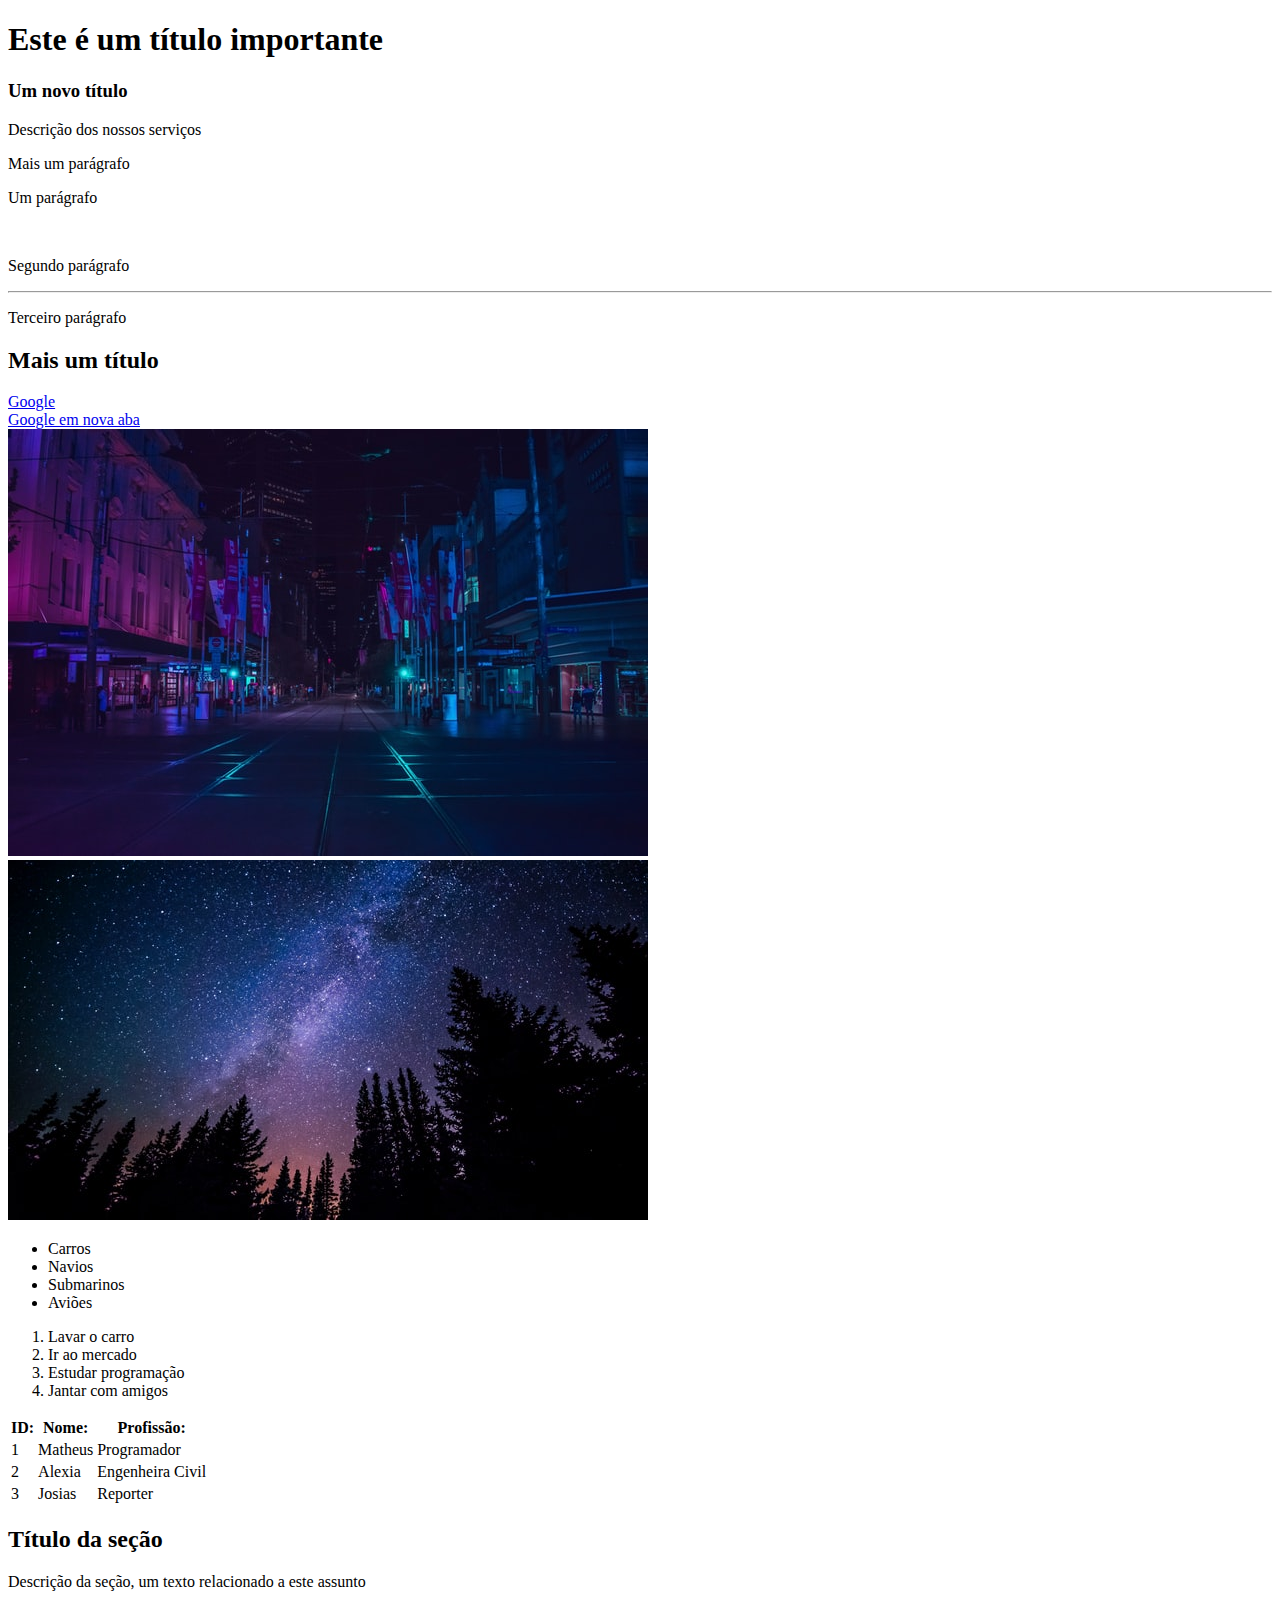
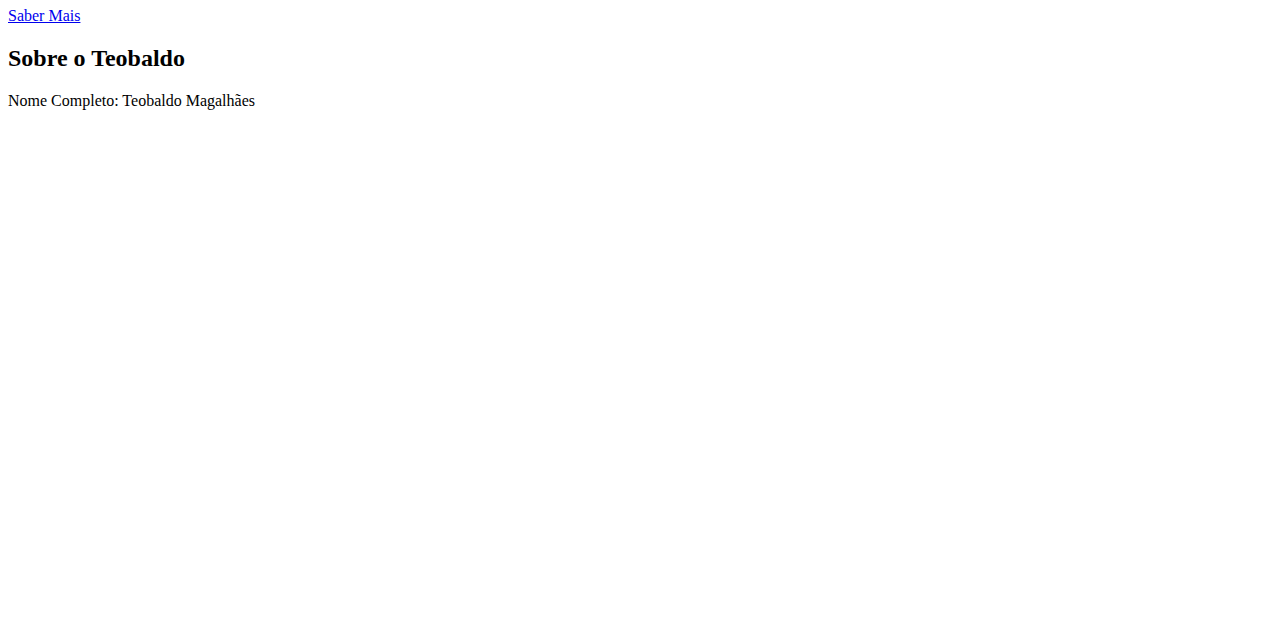
<file: 01_HTML_CSS/02_HTML/index.html>
<!DOCTYPE html>
<html>

<head>
    <title>HTML fundamentos</title>
</head>

<body style="padding-bottom: 500px">
    <!-- 1 - títulos -->
    <h1>Este é um título importante</h1>
    <h3>Um novo título</h3>

    <!-- 2 - parágrafos -->
    <p>Descrição dos nossos serviços</p>
    <p>Mais um parágrafo</p>

    <!-- 3 - tags sem conteúdo -->
    <p>Um parágrafo</p>
    <br />
    <p>Segundo parágrafo</p>
    <hr />
    <p>Terceiro parágrafo</p>

    <!-- 4 - comentários -->
    <!-- Este é um comentário -->
    <h2>Mais um título</h2>
    <!-- Outro comentário -->

    <!-- 5 - atributos -->
    <a href="https://google.com">Google</a>
    <br />

    <!-- 6 - Abrir link nova aba -->
    <a href="https://google.com" target="_blank">Google em nova aba</a>
    <br />

    <!-- 7 - imagem -->
    <img src="img/city.jpg" />

    <!-- 8 - atributo alt -->
    <img src="img/nature.jpg" alt="Noite na floresta" />

    <!-- 9 - listas nao ordenadas -->
    <ul>
        <li>Carros</li>
        <li>Navios</li>
        <li>Submarinos</li>
        <li>Aviões</li>
    </ul>

    <!-- 10 - listas ordenadas -->
    <ol>
        <li>Lavar o carro</li>
        <li>Ir ao mercado</li>
        <li>Estudar programação</li>
        <li>Jantar com amigos</li>
    </ol>

    <!-- 11 - tabelas -->
    <table>
        <tr>
            <th>ID:</th>
            <th>Nome:</th>
            <th>Profissão:</th>
        </tr>
        <tr>
            <td>1</td>
            <td>Matheus</td>
            <td>Programador</td>
        </tr>
        <tr>
            <td>2</td>
            <td>Alexia</td>
            <td>Engenheira Civil</td>
        </tr>
        <tr>
            <td>3</td>
            <td>Josias</td>
            <td>Reporter</td>
        </tr>
    </table>

    <!-- 12 - div -->
    <div>
        <h2>Título da seção</h2>
        <p>Descrição da seção, um texto relacionado a este assunto</p>
        <a href="#">Saber Mais</a>
    </div>
    <div>
        <h2>Sobre o Teobaldo</h2>
        <p>Nome Completo: Teobaldo Magalhães</p>
    </div>
</body>

</html>
</file>
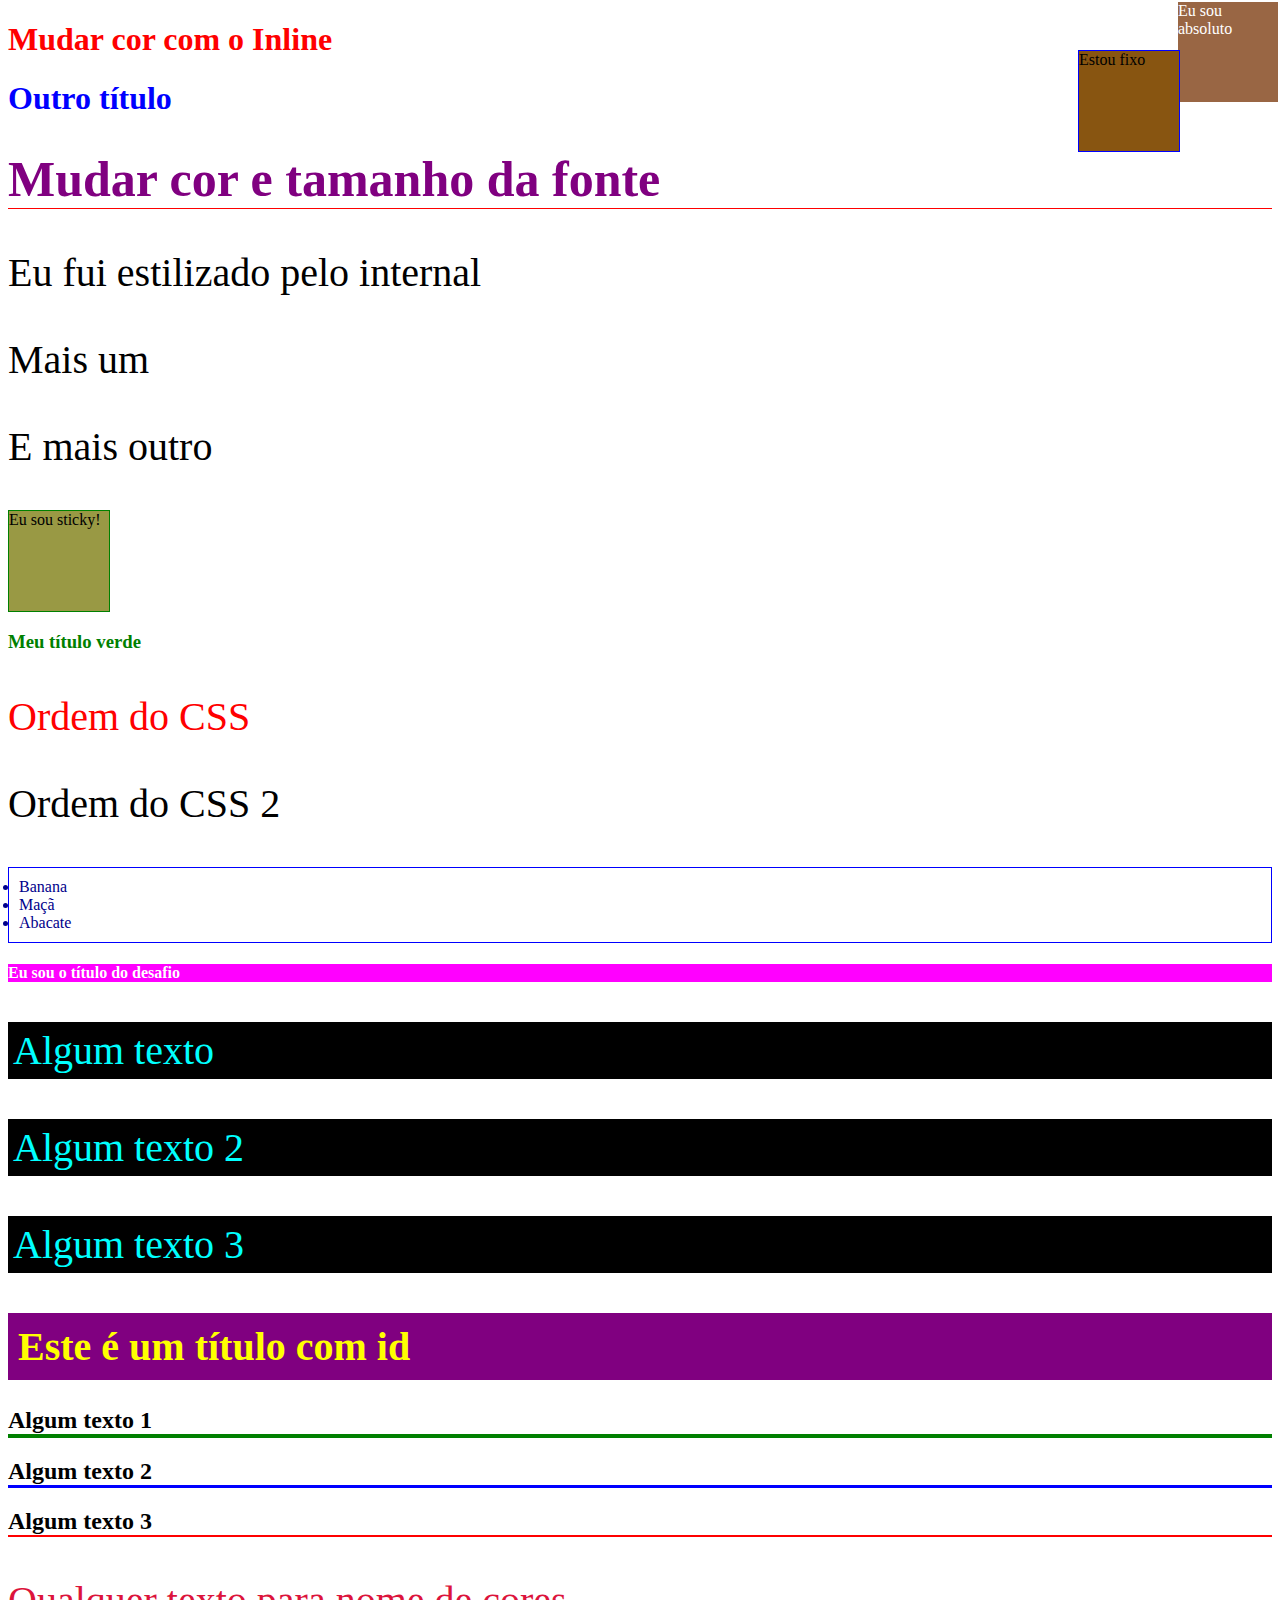
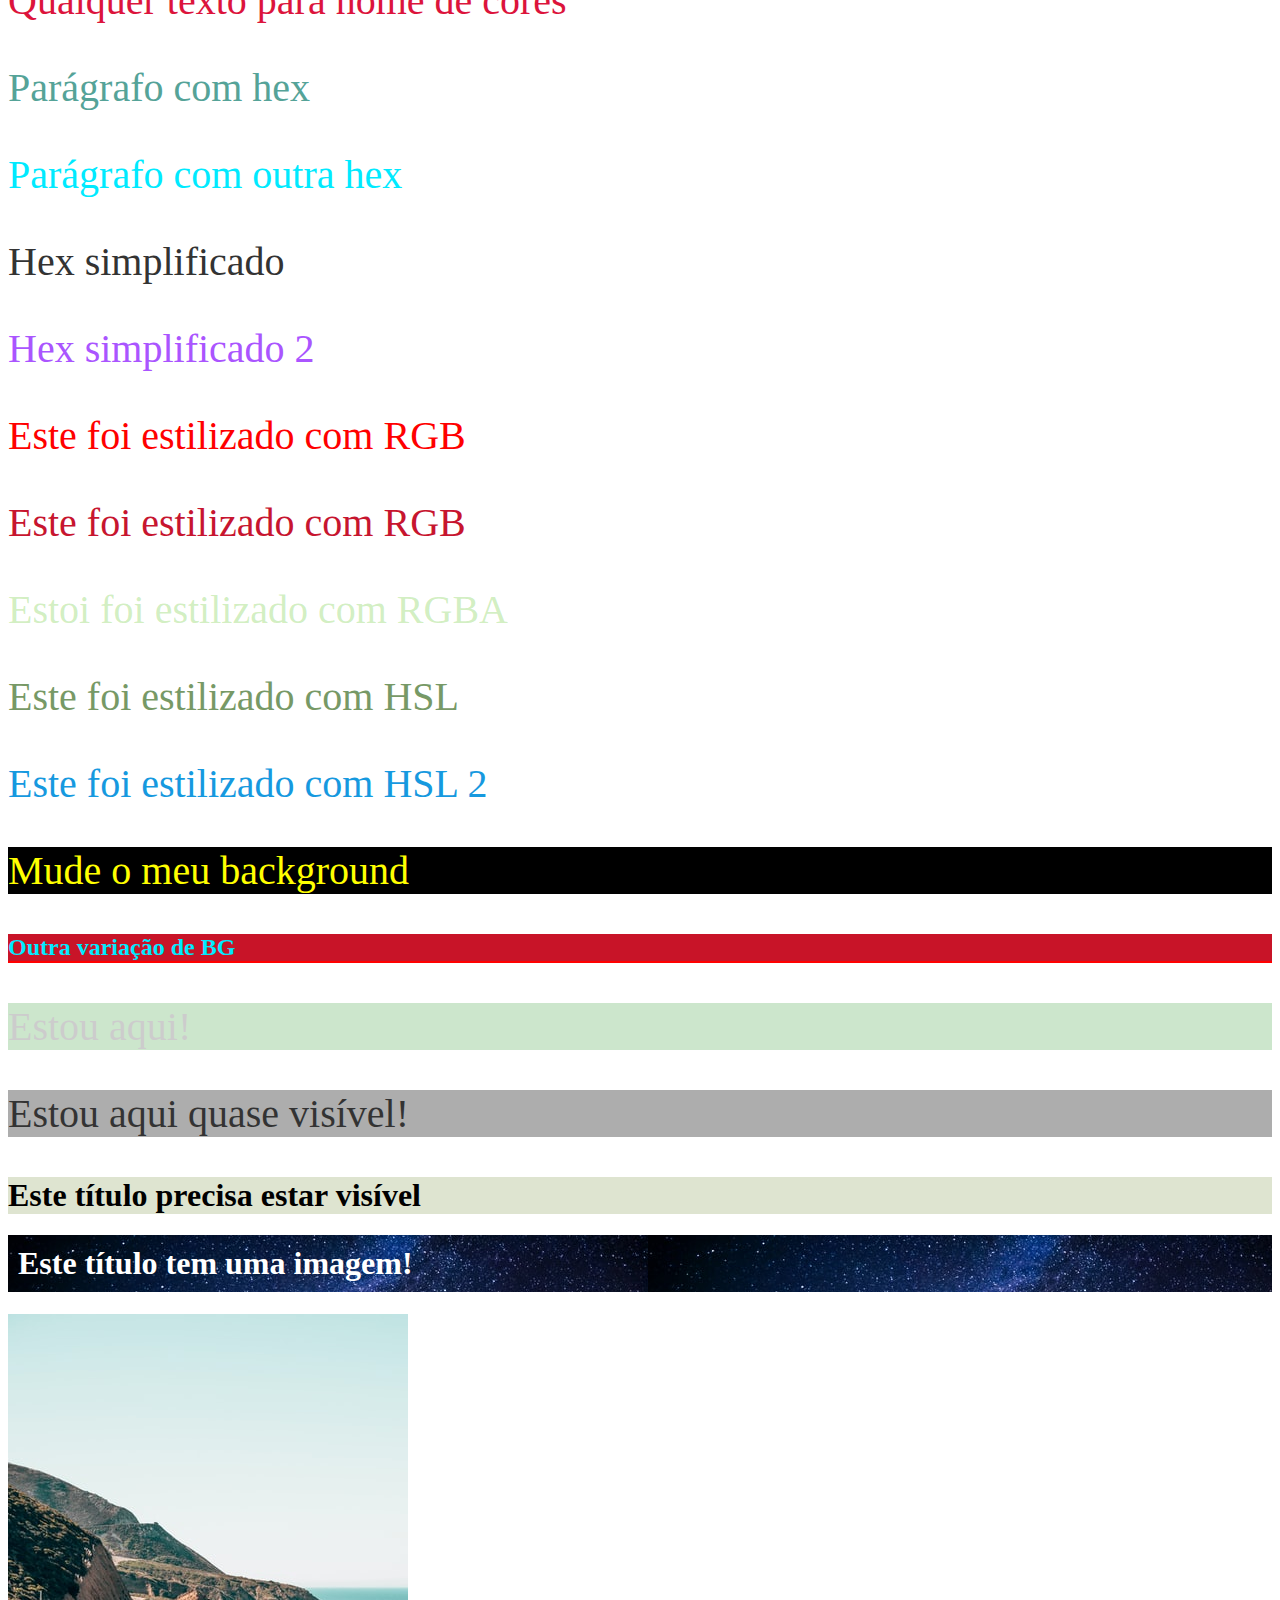
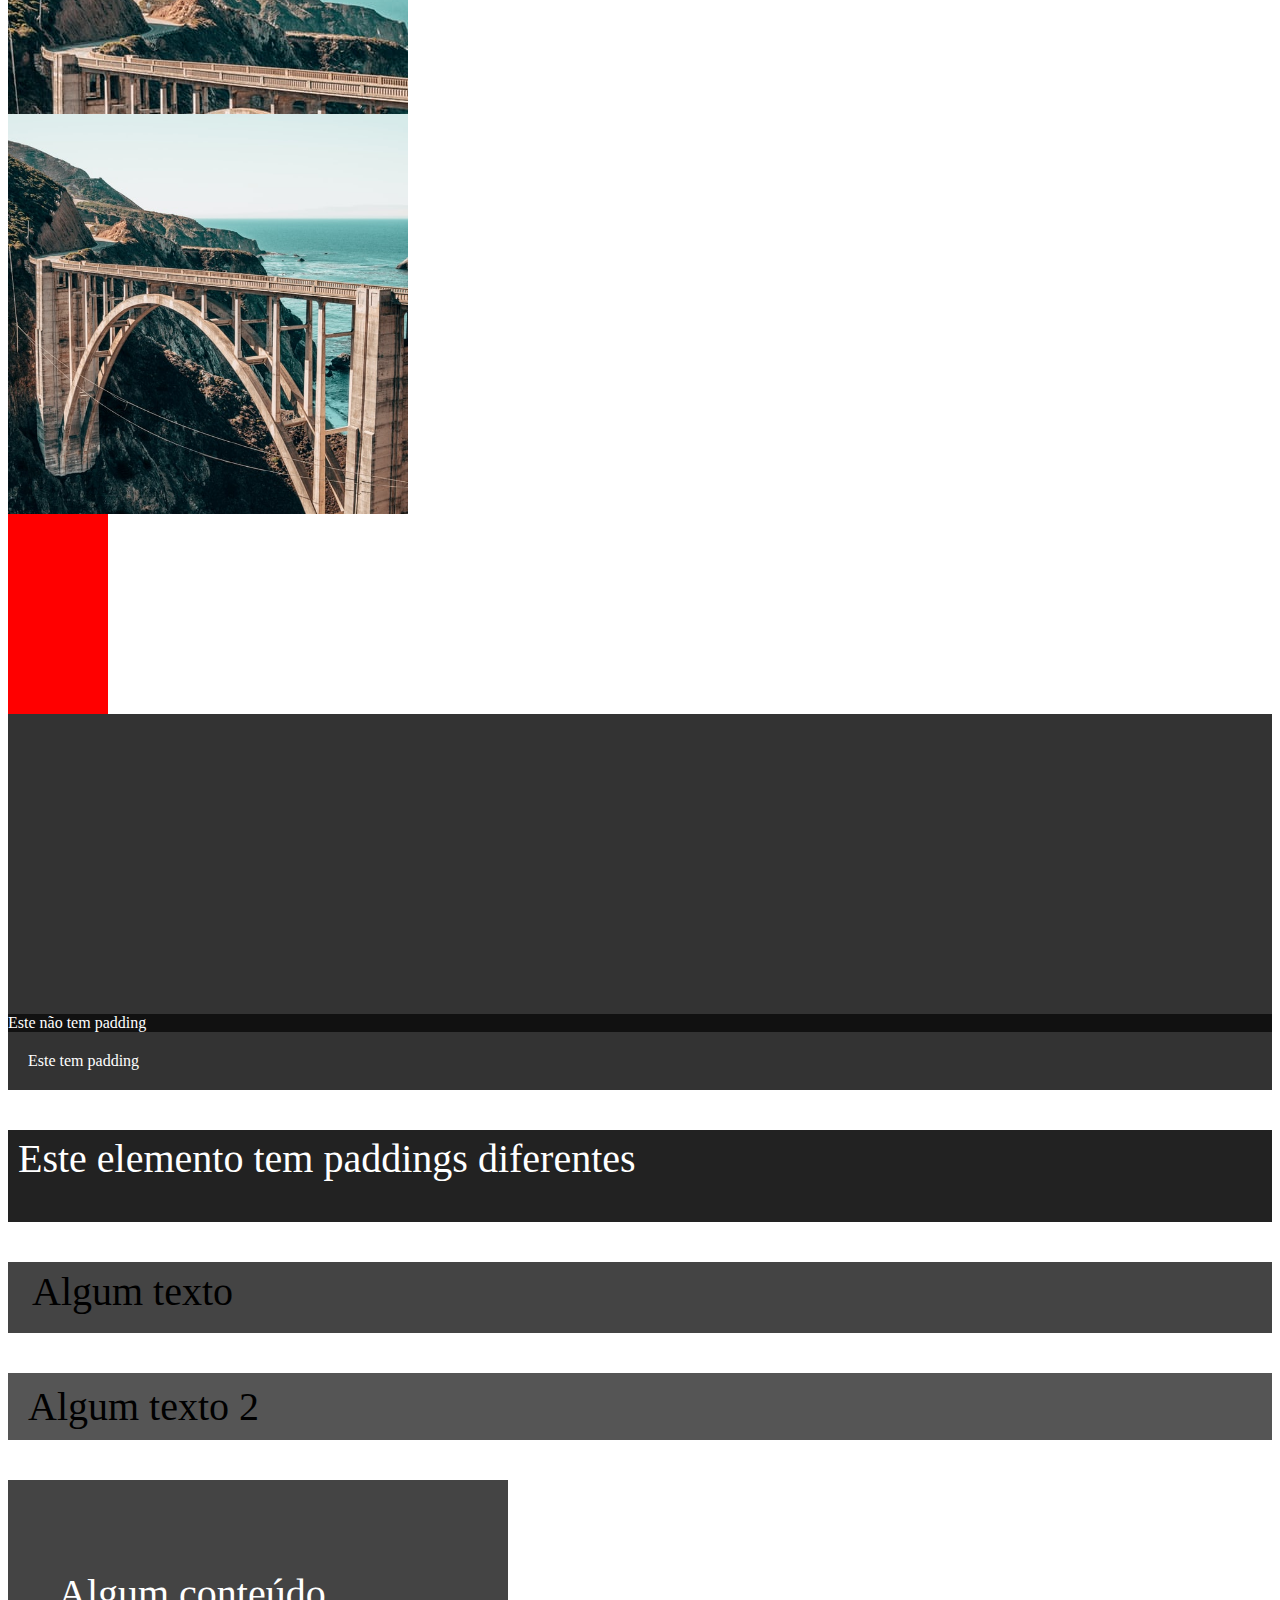
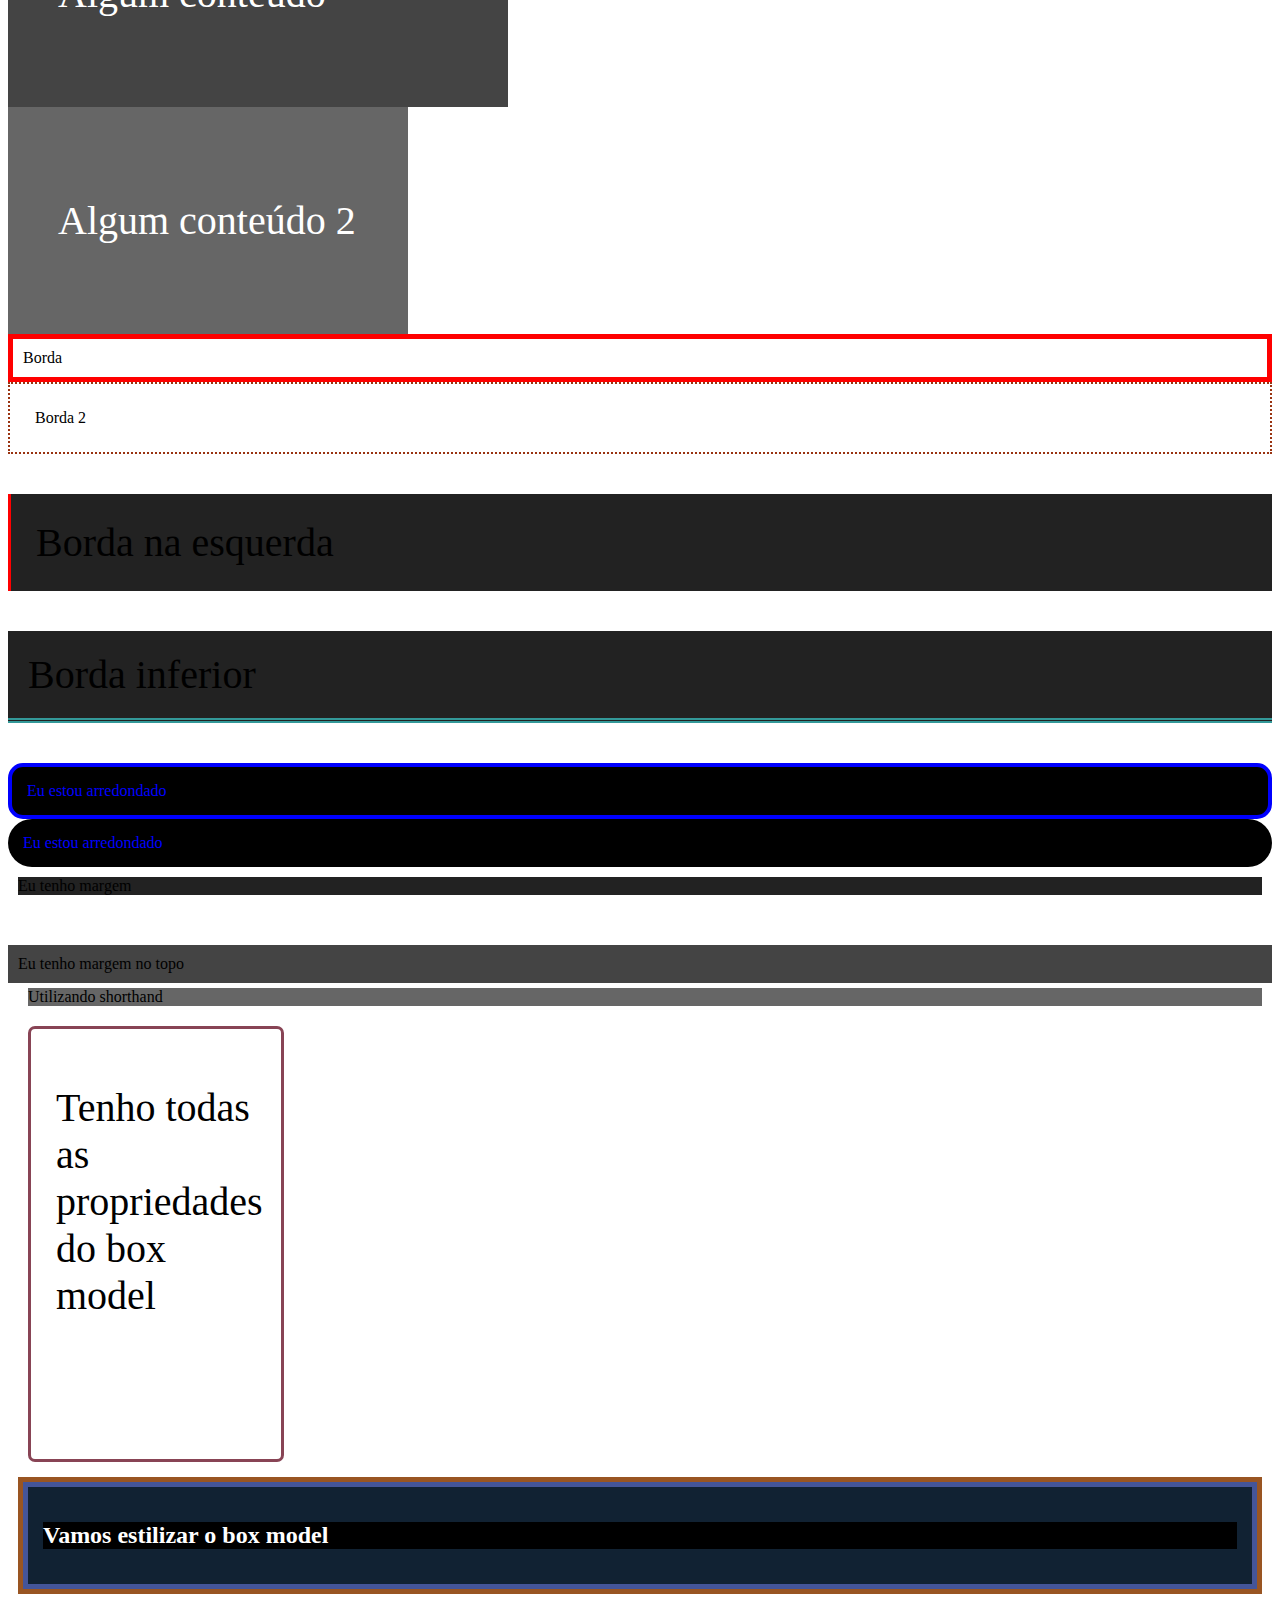
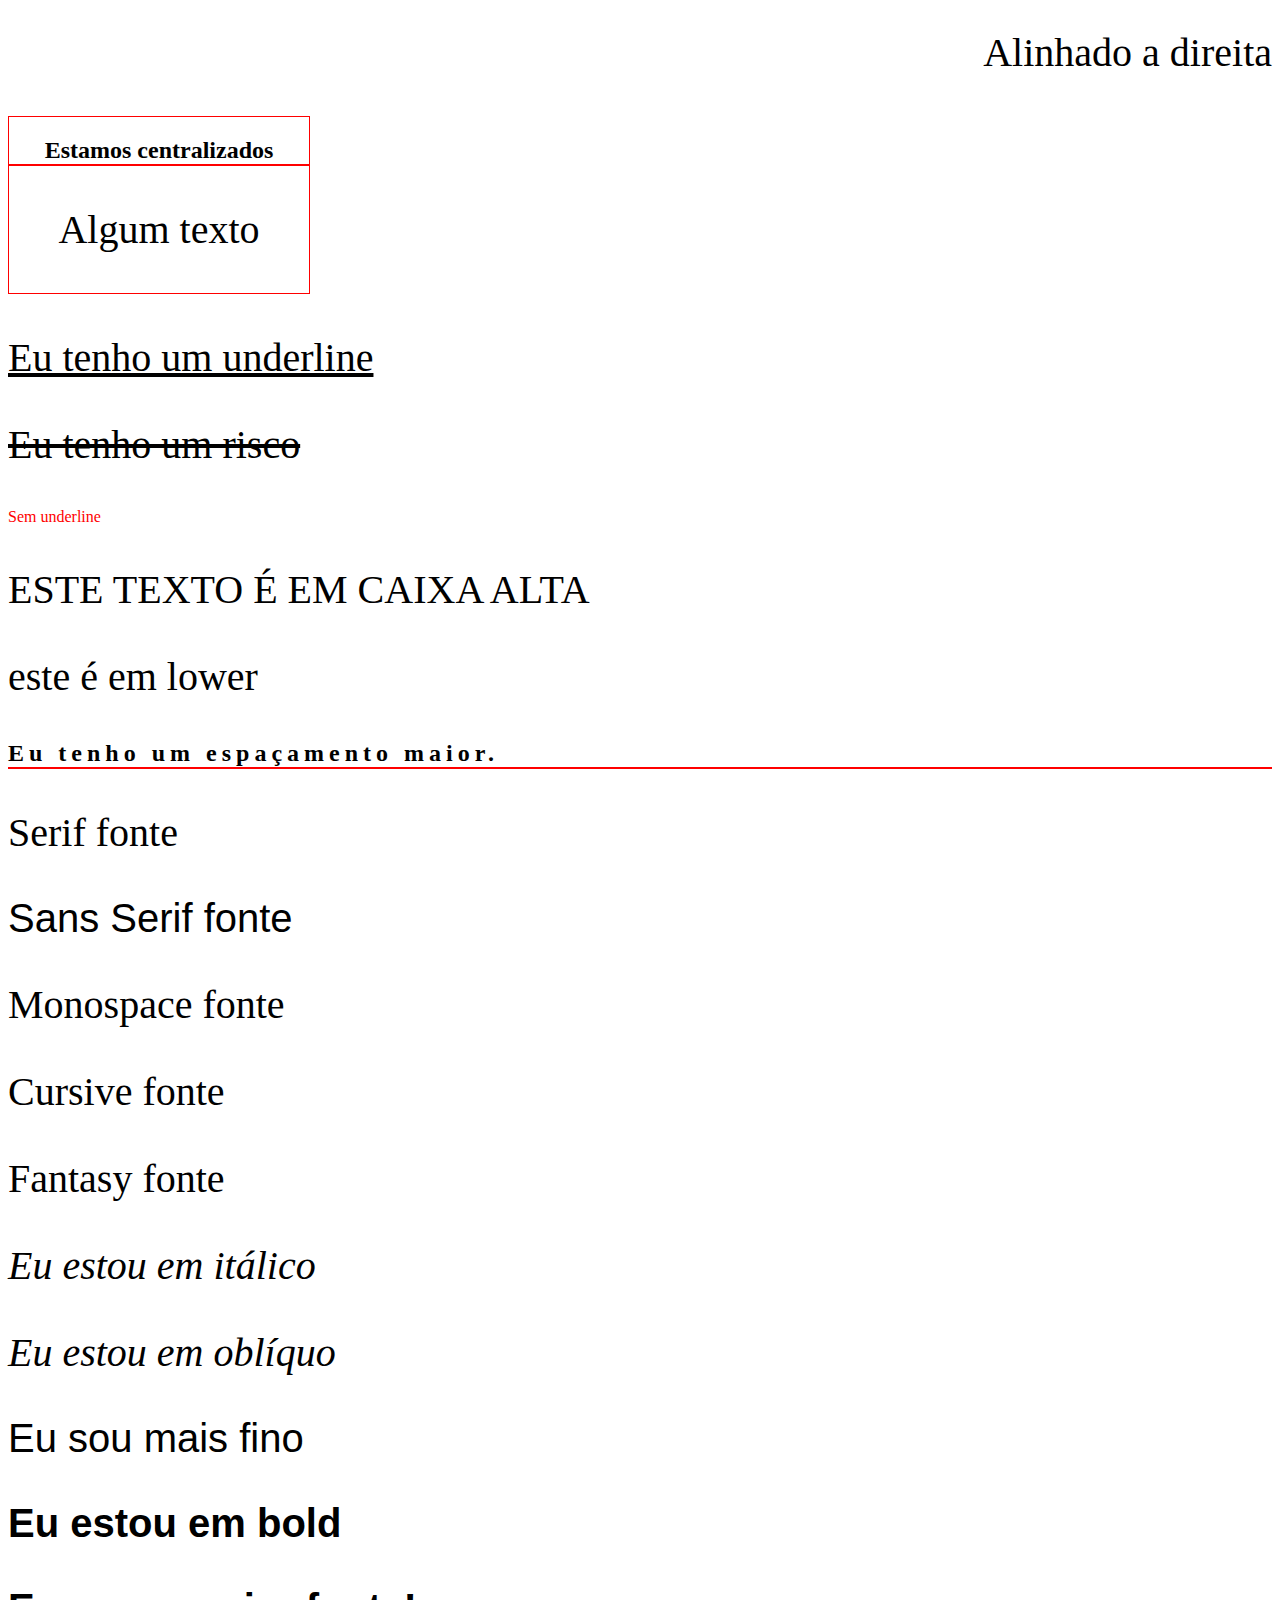
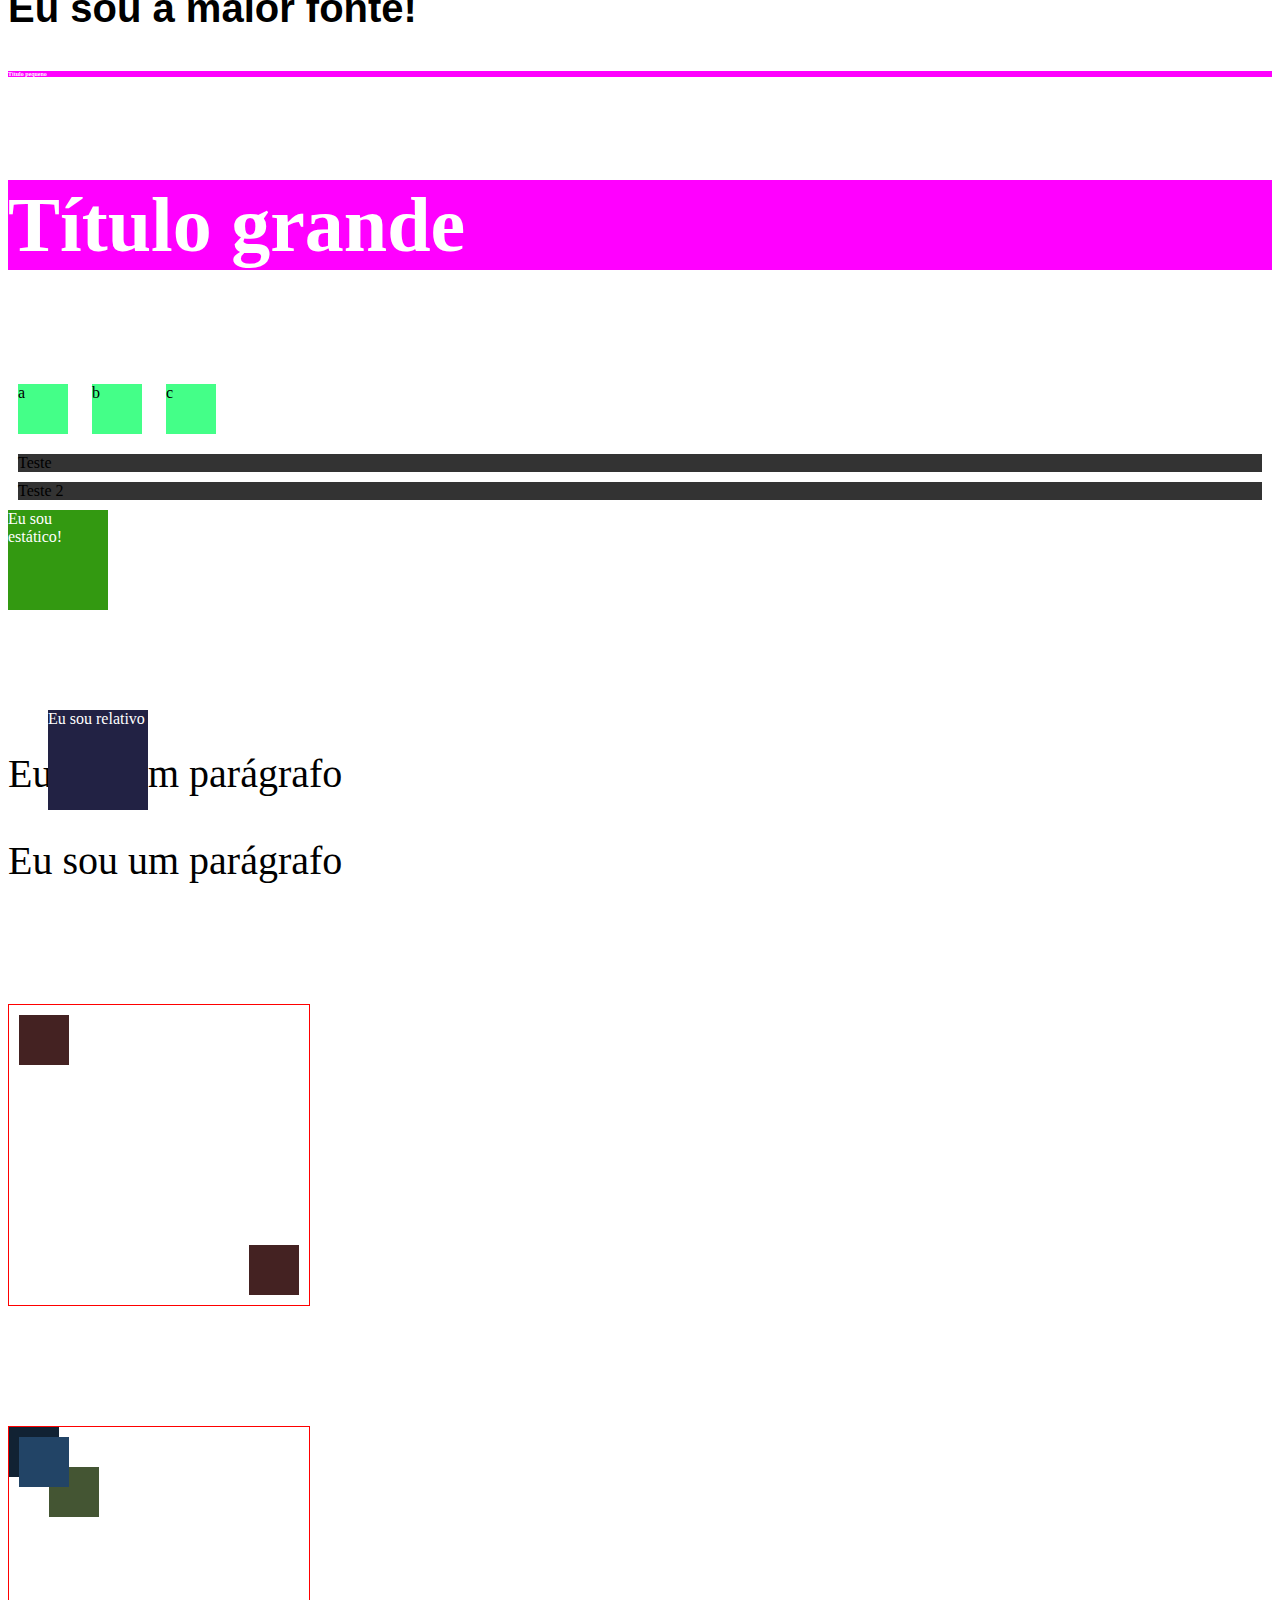
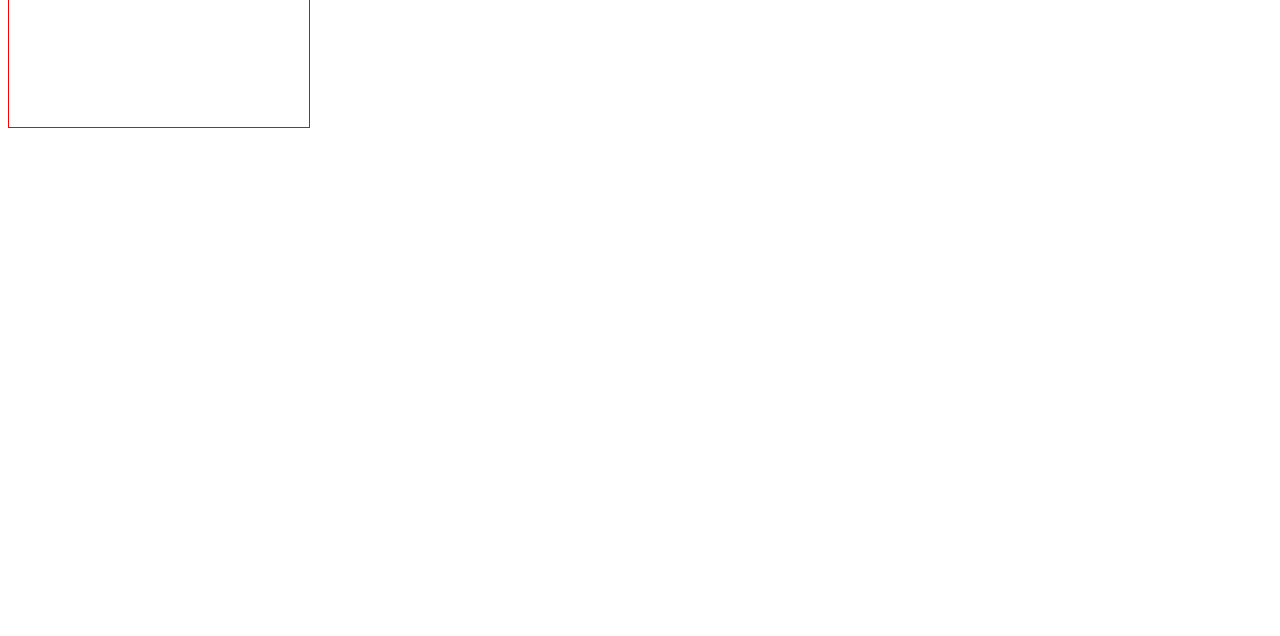
<file: 01_HTML_CSS/03_IntroCSS/index.html>
<!DOCTYPE html>
<html lang="en">
  <head>
    <meta charset="UTF-8" />
    <meta http-equiv="X-UA-Compatible" content="IE=edge" />
    <meta name="viewport" content="width=device-width, initial-scale=1.0" />
    <title>CSS</title>
    <!-- 3 - Internal CSS -->
    <style>
      p {
        /* color: gold; */
        font-size: 40px;
      }
    </style>
    <!-- 4 - External CSS -->
    <!-- Cascading Style Sheets -->
    <link rel="stylesheet" href="css/styles.css" />
    <link rel="stylesheet" href="css/lists.css" />
    <link rel="stylesheet" href="css/titles.css" />
  </head>
  <body>
    <!-- 1 - Inline CSS -->
    <h1 style="color: red">Mudar cor com o Inline</h1>
    <h1 style="color: blue">Outro título</h1>

    <!-- 2 - Múltiplas regras -->
    <h1 style="color: purple; font-size: 50px; border-bottom: 1px solid red">
      Mudar cor e tamanho da fonte
    </h1>

    <!-- 3 - Internal CSS -->
    <p>Eu fui estilizado pelo internal</p>
    <p>Mais um</p>
    <p>E mais outro</p>

    <!-- 48 - sticky -->
    <div class="sticky">
      <span>Eu sou sticky!</span>
    </div>

    <!-- 4 - External CSS -->
    <h3>Meu título verde</h3>

    <!-- 5 - Ordem do CSS -->
    <p style="color: red">Ordem do CSS</p>
    <p>Ordem do CSS 2</p>

    <!-- 6 - multiplos CSS -->
    <ul>
      <li>Banana</li>
      <li>Maçã</li>
      <li>Abacate</li>
    </ul>

    <!-- 7 - desafio 2 -->
    <h4>Eu sou o título do desafio</h4>

    <!-- 8 - classes -->
    <p class="paragraph">Algum texto</p>
    <p class="paragraph">Algum texto 2</p>
    <p class="paragraph">Algum texto 3</p>

    <!-- 9 - id -->
    <h1 id="exclusive-title">Este é um título com id</h1>

    <!-- 10 - multiplas regras, ordem do css -->
    <h2 id="algum-titulo" class="titulo">Algum texto 1</h2>
    <h2 class="titulo">Algum texto 2</h2>
    <h2>Algum texto 3</h2>

    <!-- 11 - nome de cor -->
    <p class="color-name">Qualquer texto para nome de cores</p>

    <!-- 12 - hex -->
    <p class="hex">Parágrafo com hex</p>
    <p class="hex-2">Parágrafo com outra hex</p>

    <!-- 13 - mais sobre hex -->
    <p class="simple-hex">Hex simplificado</p>
    <p class="simple-hex-2">Hex simplificado 2</p>

    <!-- 14 - rgb -->
    <p class="rgb">Este foi estilizado com RGB</p>

    <p class="mixed-rgb">Este foi estilizado com RGB</p>

    <!-- 15 - rgba -->
    <p class="rgba">Estoi foi estilizado com RGBA</p>

    <!-- 16 - hsl -->
    <p class="hsl">Este foi estilizado com HSL</p>

    <p class="hsl-2">Este foi estilizado com HSL 2</p>

    <!-- 17 - background-color -->
    <p class="bg">Mude o meu background</p>
    <h2 class="bg-2">Outra variação de BG</h2>

    <!-- 18 - opacidade no bg -->
    <div class="bg-opacity">
      <p>Estou aqui!</p>
    </div>

    <div class="bg-opacity-2">
      <p>Estou aqui quase visível!</p>
    </div>

    <!-- 19 - rgba com opacidade -->
    <div class="rgba-opacity">
      <h1>Este título precisa estar visível</h1>
    </div>

    <!-- 20 - bg image  -->
    <h1 class="bg-image">Este título tem uma imagem!</h1>

    <!-- 21 - centralizar img de bg -->
    <div class="not-centered-bg"></div>
    <div class="centered-bg"></div>

    <!-- 22 - largura e altura -->
    <div class="height-width"></div>
    <div class="height-width-2"></div>

    <!-- 23 - padding -->
    <div class="without-padding">Este não tem padding</div>
    <div class="padding">Este tem padding</div>

    <!-- 24 - padding individual -->
    <p class="padding-individual">Este elemento tem paddings diferentes</p>

    <!-- 25 - shorthand padding -->
    <p class="shorthand-padding">Algum texto</p>
    <p class="shorthand-padding-2">Algum texto 2</p>

    <!-- 26 - padding com width -->
    <div class="without-border-box">
      <p>Algum conteúdo</p>
    </div>
    <div class="border-box">
      <p>Algum conteúdo 2</p>
    </div>

    <!-- 27 - border -->
    <div class="border">Borda</div>
    <div class="border-2">Borda 2</div>

    <!-- 28 - borda individual -->
    <p class="border-left">Borda na esquerda</p>
    <p class="border-bottom">Borda inferior</p>

    <!-- 29 - borda arredondada -->
    <div class="rounded-p">Eu estou arredondado</div>
    <div class="rounded-p-2">Eu estou arredondado</div>

    <!-- 30 - margem -->
    <div class="margin">Eu tenho margem</div>
    <div class="margin-top">Eu tenho margem no topo</div>
    <div class="margin-shorthand">Utilizando shorthand</div>

    <!-- 31 - box model -->
    <div class="box-model">
      <p>Tenho todas as propriedades do box model</p>
    </div>

    <!-- 32 - desafio 3 -->
    <div id="box-model-challenge">
      <h2 class="challenge-title">Vamos estilizar o box model</h2>
    </div>

    <!-- 33 - text alignment -->
    <p class="text-aligned">Alinhado a direita</p>
    <div class="container-center">
      <h2>Estamos centralizados</h2>
      <p>Algum texto</p>
    </div>

    <!-- 34 - text decoration -->
    <p class="underline">Eu tenho um underline</p>
    <p class="line-trough">Eu tenho um risco</p>
    <a href="#" class="remove-underline">Sem underline</a>

    <!-- 35 - text transform -->
    <p class="upper">Este texto é em caixa alta</p>
    <p class="lower">ESTE É EM LOWER</p>

    <!-- 36 - letter spacing -->
    <h2 class="spacing">Eu tenho um espaçamento maior.</h2>

    <!-- 37 - fontes -->
    <p class="serif">Serif fonte</p>
    <p class="sans-serif">Sans Serif fonte</p>
    <p class="monospace">Monospace fonte</p>
    <p class="cursive">Cursive fonte</p>
    <p class="fantasy">Fantasy fonte</p>

    <!-- 38 - font style -->
    <p class="italic">Eu estou em itálico</p>
    <p class="oblique">Eu estou em oblíquo</p>

    <!-- 39 - font weight -->
    <p class="thin">Eu sou mais fino</p>
    <p class="bold">Eu estou em bold</p>
    <p class="bolder">Eu sou a maior fonte!</p>

    <!-- 40 font-size -->
    <h4 class="small">Título pequeno</h4>
    <h4 class="big">Título grande</h4>

    <!-- 41 - display -->
    <div class="inline-box">a</div>
    <div class="inline-box">b</div>
    <div class="inline-box">c</div>
    <span class="block">Teste</span>
    <span class="block">Teste 2</span>

    <!-- 42 - escondendo elementos -->
    <p class="invisible">Me encontre se puder</p>

    <!-- 43 - static -->
    <div class="static">
      <span>Eu sou estático!</span>
    </div>

    <!-- 44 - relative -->
    <div class="relative">
      <span>Eu sou relativo</span>
    </div>
    <p>Eu sou um parágrafo</p>

    <!-- 45 - absolute -->
    <div class="absolute">
      <span>Eu sou absoluto</span>
    </div>
    <p>Eu sou um parágrafo</p>

    <!-- 46 - relative com absolute -->
    <div class="relative-container">
      <div class="absolute-1"></div>
      <div class="absolute-2"></div>
    </div>

    <!-- 47 - fixed -->
    <div class="fixed">
      <span>Estou fixo</span>
    </div>

    <!-- 48 - z-index -->
    <div class="relative-container">
      <div class="absolute-3"></div>
      <div class="absolute-4"></div>
      <div class="absolute-5"></div>
    </div>
  </body>
</html>
</file>
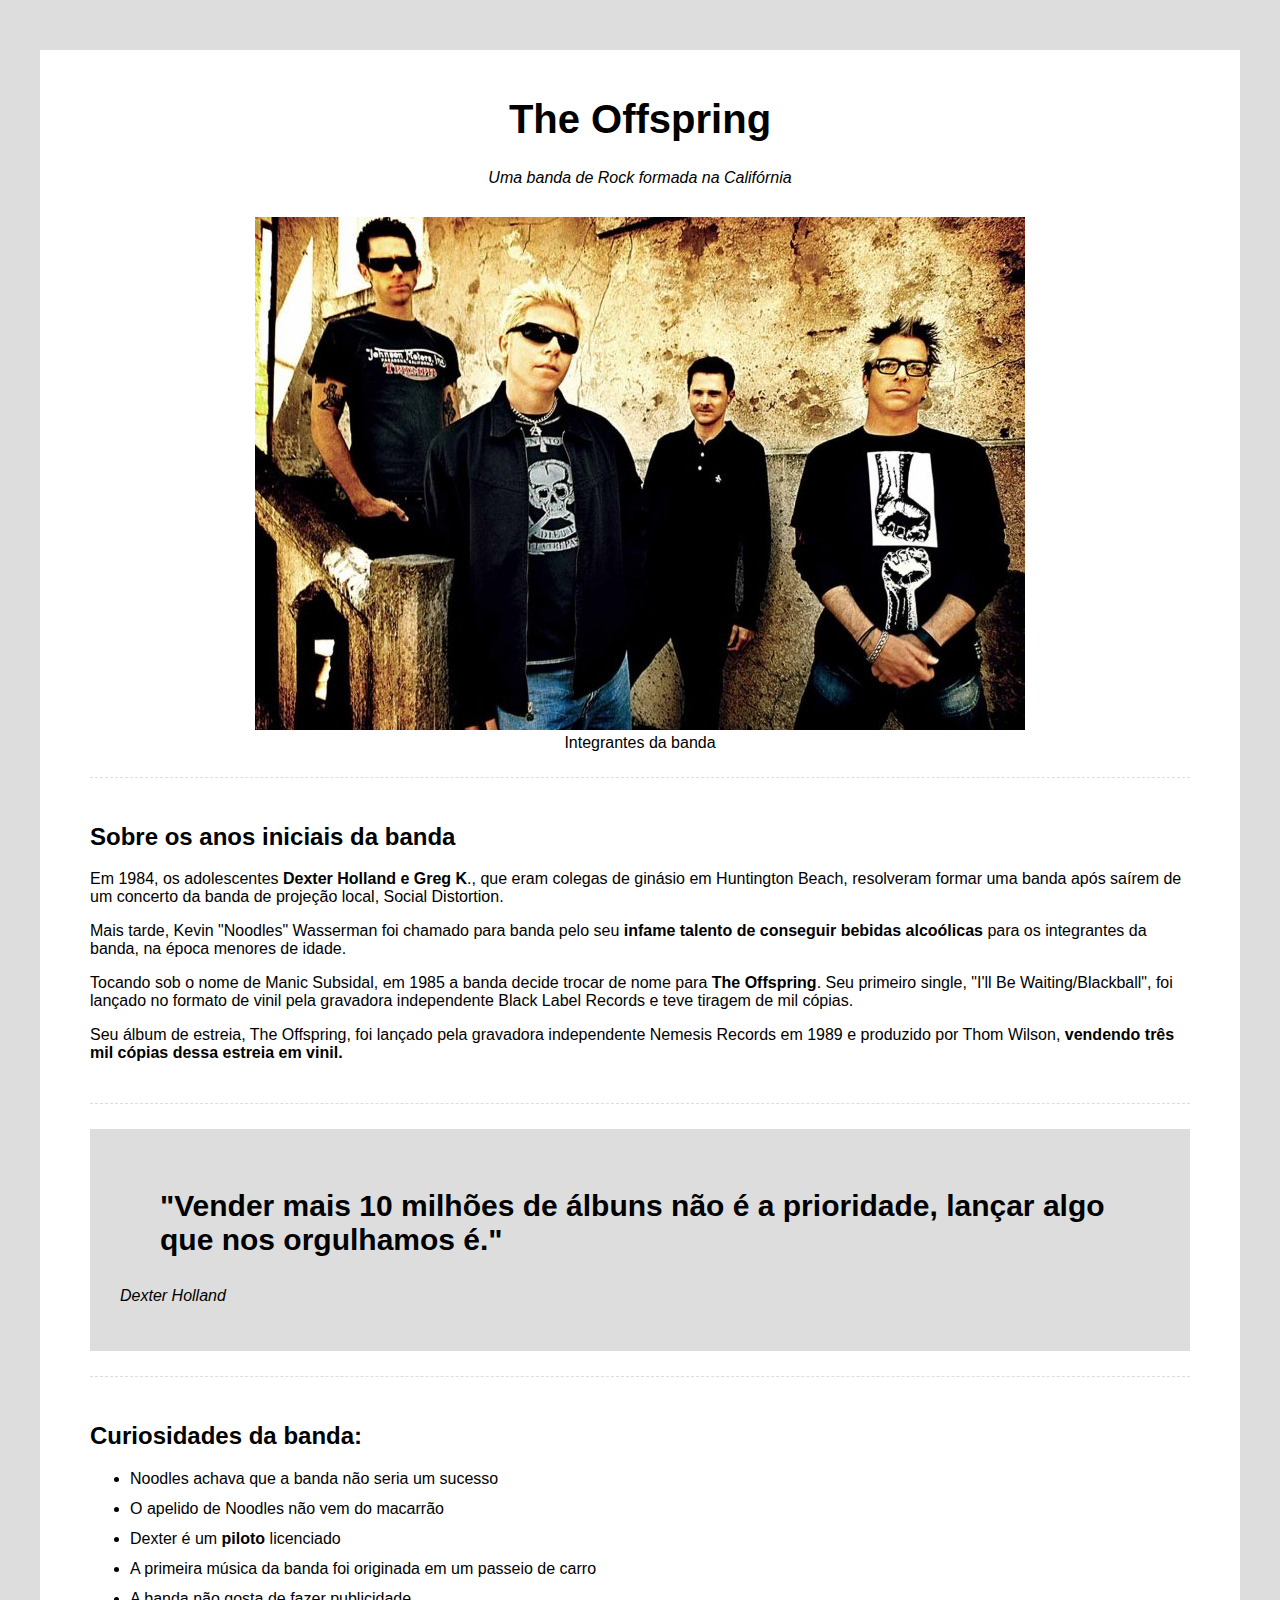
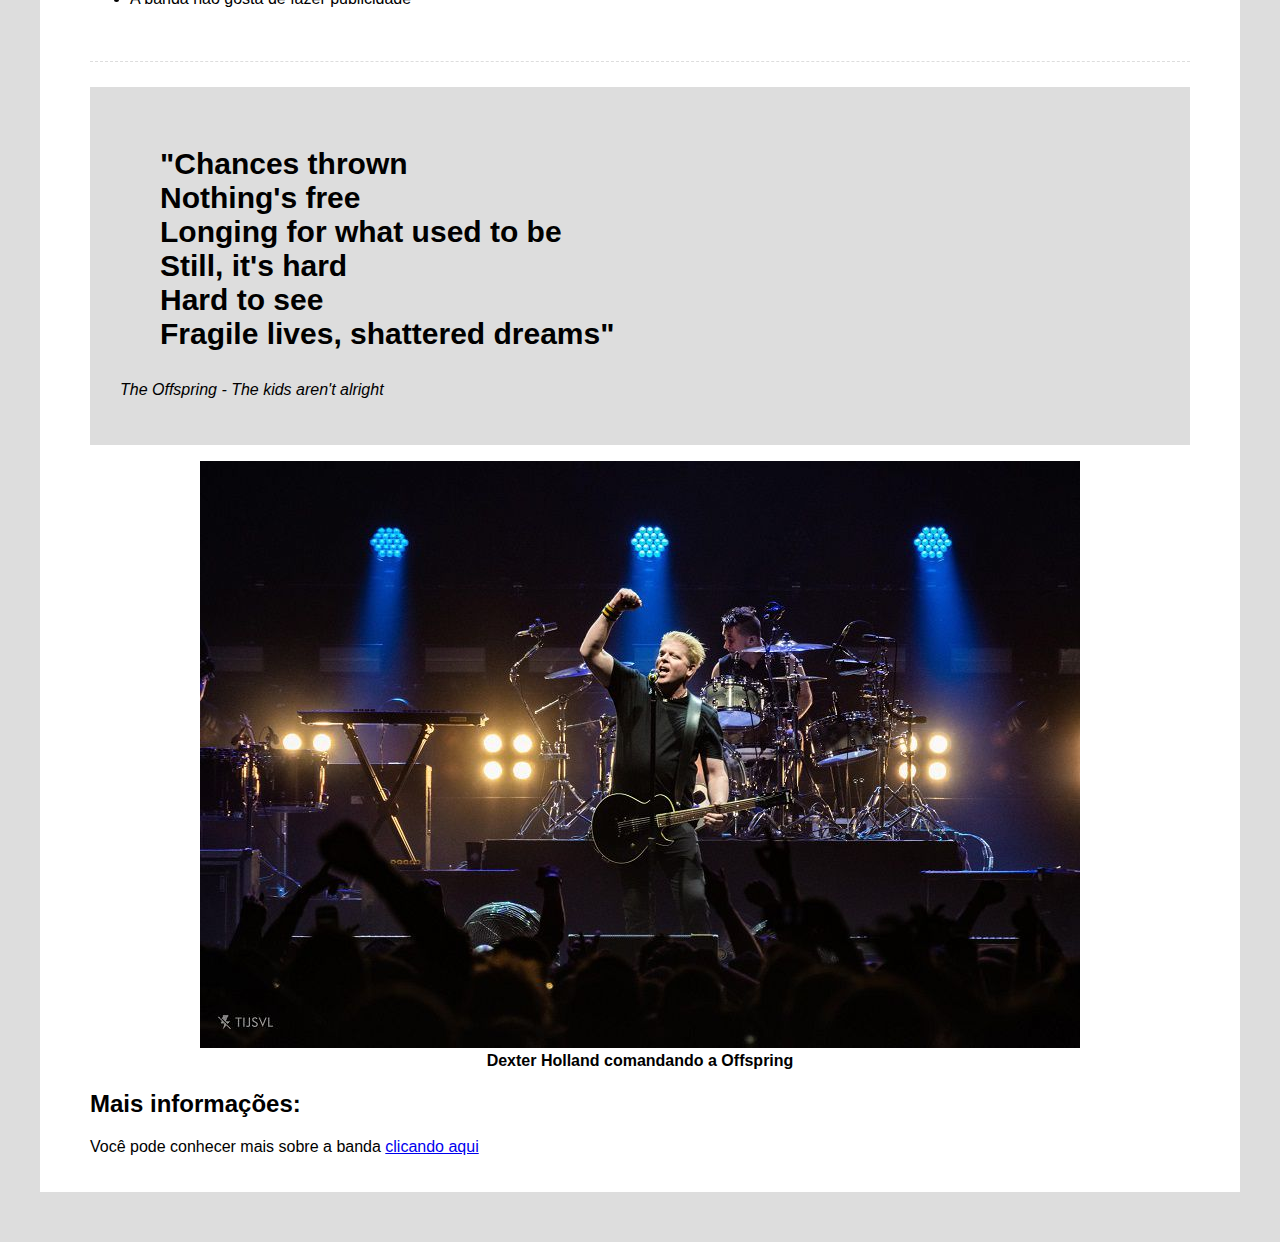
<file: 01_HTML_CSS/04_ProjetoTributo/index.html>
<!DOCTYPE html>
<html lang="en">
  <head>
    <meta charset="UTF-8" />
    <meta http-equiv="X-UA-Compatible" content="IE=edge" />
    <meta name="viewport" content="width=device-width, initial-scale=1.0" />
    <title>Página de Tributo: The Offspring</title>
    <link rel="stylesheet" href="styles.css" />
  </head>
  <body>
    <div class="container">
      <!-- Cabeçalho -->
      <div class="header">
        <h1 class="main-title">The Offspring</h1>
        <p class="main-paragraph">Uma banda de Rock formada na Califórnia</p>
      </div>
      <!-- Imagem de destaque -->
      <div class="featured-image">
        <figure>
          <img src="img/offspring_1.jpg" alt="A banda The Offspring" />
          <figcaption>Integrantes da banda</figcaption>
        </figure>
      </div>
      <!-- Biografia -->
      <div class="biography-container">
        <h2>Sobre os anos iniciais da banda</h2>
        <p>
          Em 1984, os adolescentes
          <span class="bold">Dexter Holland e Greg K</span>., que eram colegas
          de ginásio em Huntington Beach, resolveram formar uma banda após
          saírem de um concerto da banda de projeção local, Social Distortion.
        </p>
        <p>
          Mais tarde, Kevin "Noodles" Wasserman foi chamado para banda pelo seu
          <span class="bold"
            >infame talento de conseguir bebidas alcoólicas</span
          >
          para os integrantes da banda, na época menores de idade.
        </p>
        <p>
          Tocando sob o nome de Manic Subsidal, em 1985 a banda decide trocar de
          nome para <span class="bold">The Offspring</span>. Seu primeiro
          single, "I'll Be Waiting/Blackball", foi lançado no formato de vinil
          pela gravadora independente Black Label Records e teve tiragem de mil
          cópias.
        </p>
        <p>
          Seu álbum de estreia, The Offspring, foi lançado pela gravadora
          independente Nemesis Records em 1989 e produzido por Thom Wilson,
          <span class="bold">
            vendendo três mil cópias dessa estreia em vinil.</span
          >
        </p>
      </div>
      <!-- Container de citação -->
      <div class="quotes-container">
        <blockquote>
          "Vender mais 10 milhões de álbuns não é a prioridade, lançar algo que
          nos orgulhamos é."
        </blockquote>
        <p>Dexter Holland</p>
      </div>
      <!-- Curiosidades -->
      <div class="curiosities-container">
        <h2>Curiosidades da banda:</h2>
        <ul>
          <li>Noodles achava que a banda não seria um sucesso</li>
          <li>O apelido de Noodles não vem do macarrão</li>
          <li>Dexter é um <span class="bold">piloto</span> licenciado</li>
          <li>
            A primeira música da banda foi originada em um passeio de carro
          </li>
          <li>A banda não gosta de fazer publicidade</li>
        </ul>
      </div>
      <!-- Segunda citação -->
      <div class="quotes-container">
        <blockquote>
          "Chances thrown <br />
          Nothing's free <br />
          Longing for what used to be <br />
          Still, it's hard <br />
          Hard to see <br />
          Fragile lives, shattered dreams"
        </blockquote>
        <p>The Offspring - The kids aren't alright</p>
      </div>
      <!-- Segunda imagem -->
      <div class="img-bold">
        <figure>
          <img src="img/offspring_2.jpeg" alt="The Offspring em um show" />
          <figcaption>Dexter Holland comandando a Offspring</figcaption>
        </figure>
      </div>
      <!-- Mais informações -->
      <div class="moreinfo-container">
        <h2>Mais informações:</h2>
        <p>
          Você pode conhecer mais sobre a banda
          <a href="https://pt.wikipedia.org/wiki/The_Offspring"
            >clicando aqui</a
          >
        </p>
      </div>
    </div>
  </body>
</html>
</file>
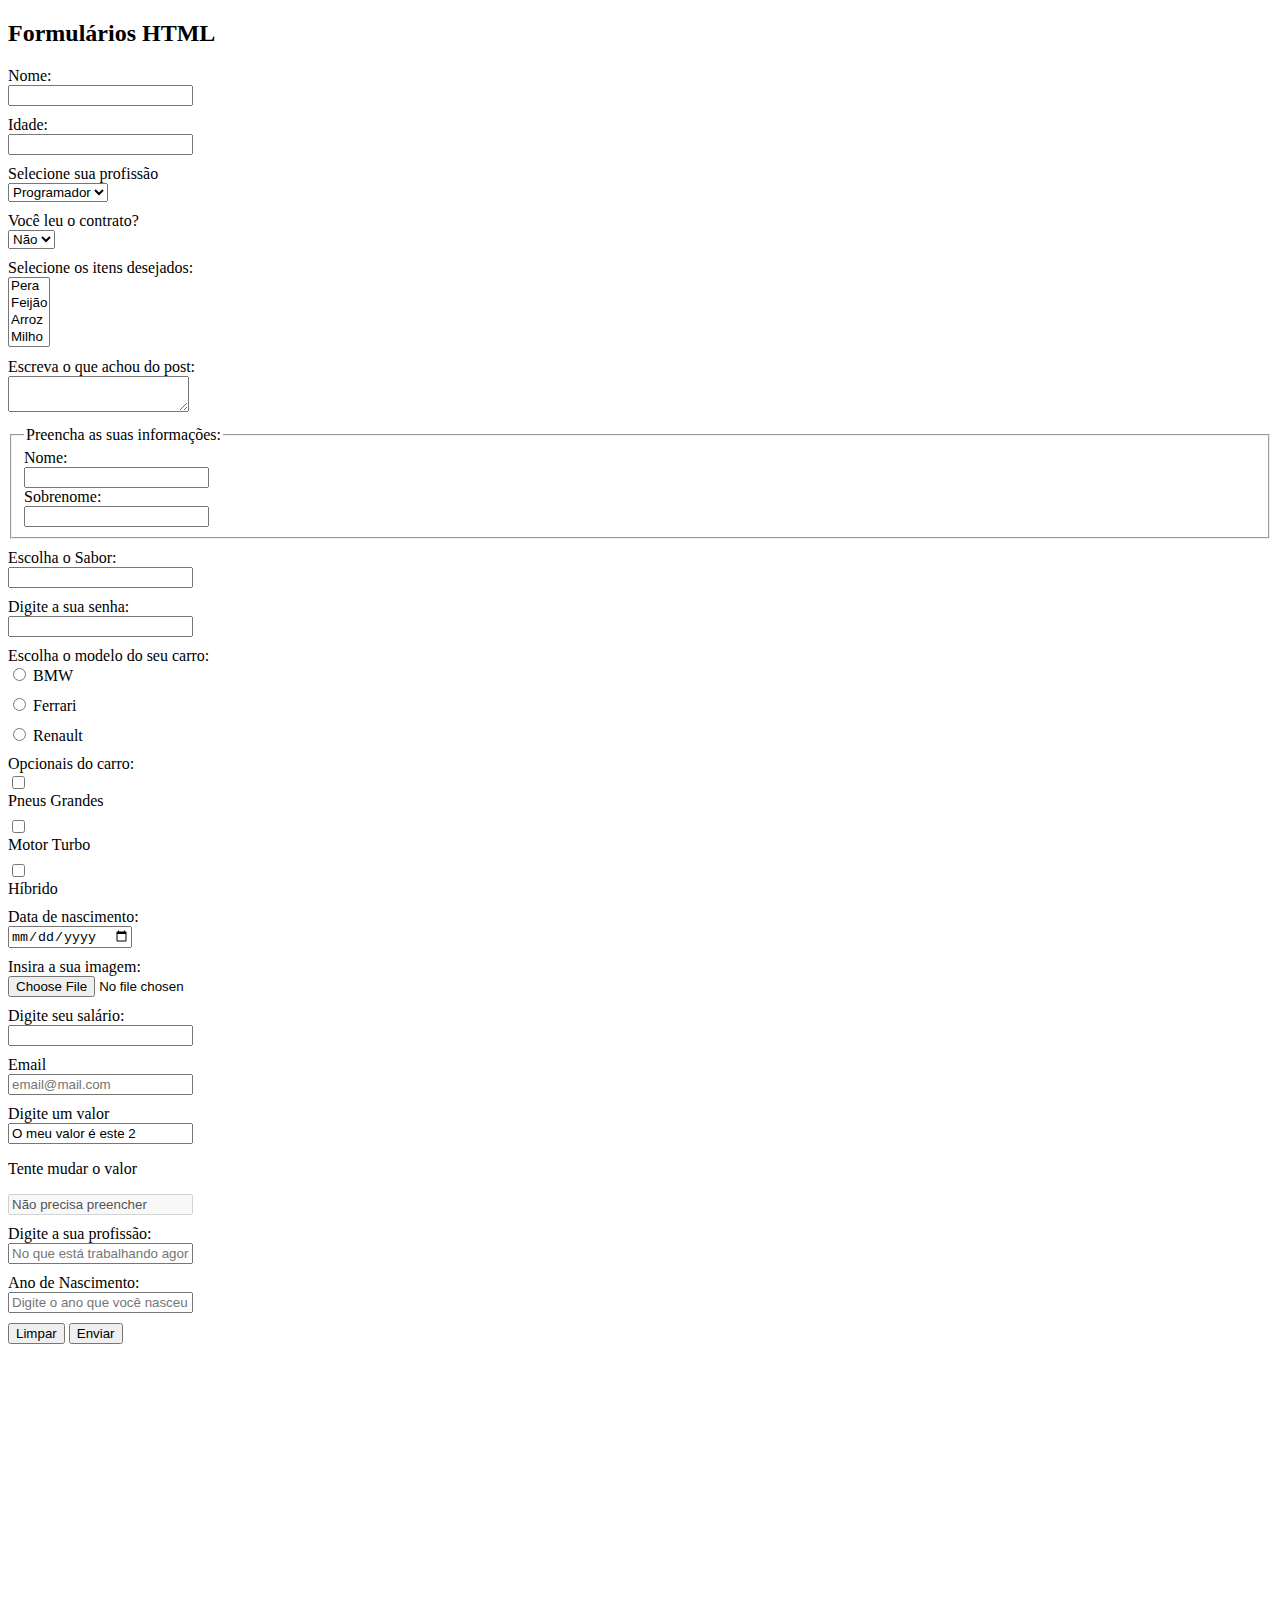
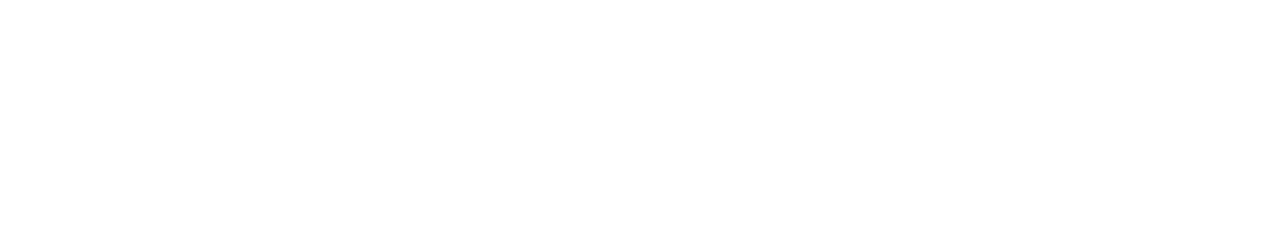
<file: 01_HTML_CSS/05_Formularios/index.html>
<!DOCTYPE html>
<html lang="pt-br">
  <head>
    <meta charset="UTF-8" />
    <meta name="viewport" content="width=device-width, initial-scale=1.0" />
    <title>Formulários</title>
    <link rel="stylesheet" href="styles.css">
  </head>
  <body>
    <h2>Formulários HTML</h2>

    <form action="register.php" method="GET">
      <div>
        <label for="nome">Nome:</label>
        <input type="text" name="nome" id="nome" />
      </div>

      <div>
        <label for="idade">Idade:</label>
        <input type="text" name="idade" id="idade" />
      </div>

      <div>
        <label for="prof">Selecione sua profissão</label>
        <select name="prof" id="prof">
          <option value="programador">Programador</option>
          <option value="tester">Tester/QA</option>
          <option value="devops">DevOPS</option>
        </select>
      </div>

      <div>
        <label for="contrato">Você leu o contrato?</label>
        <select name="contrato" id="contrato">
          <option value="sim">Sim</option>
          <option value="nao" selected>Não</option>
        </select>
      </div>

      <!-- Múltiplas opções -->
      <div>
        <label for="itens">Selecione os itens desejados:</label>
        <select name="itens" id="itens" multiple>
          <option value="pera">Pera</option>
          <option value="feijao">Feijão</option>
          <option value="arroz">Arroz</option>
          <option value="milho">Milho</option>
        </select>
      </div>

      <div>
        <label for="comentario">Escreva o que achou do post:</label>
        <textarea name="comentario" id="comentario"></textarea>
      </div>

      <!-- Fiedset e Legend -->
      <div>
        <fieldset>
          <legend>Preencha as suas informações:</legend>
          <label for="primeironome">Nome:</label>
          <input type="text" name="primeironome" id="primeironome" />
          <label for="sobrenome">Sobrenome:</label>
          <input type="text" name="sobrenome" id="sobrenome" />
        </fieldset>
      </div>

      <!-- Datalist -->
      <div>
        <label for="sabor">Escolha o Sabor:</label>
        <input type="text" list="sabores" name="sabor" />

        <datalist id="sabores">
          <option value="Cereja"></option>
          <option value="Morango"></option>
          <option value="Abacaxi"></option>
          <option value="Chocolate"></option>
        </datalist>
      </div>

      <!-- Senha -->
      <div>
        <label for="senha">Digite a sua senha:</label>
        <input type="password" name="senha" id="senha" />
      </div>

      <!-- Radio Button-->

      <div>
        <label for="modelo">Escolha o modelo do seu carro:</label>
        <div class="radio">
          <input type="radio" value="bmw" name="car_model" id="bmw" />
          <label for="bmw">BMW</label>
        </div>
        <div class="radio">
          <input type="radio" value="ferrari" name="car_model" id="ferrari" />
          <label for="ferrari">Ferrari</label>
        </div>
        <div class="radio">
          <input type="radio" value="renault" name="car_model" id="renault" />
          <label for="renault">Renault</label>
        </div>
      </div>

      <!-- Checkbox -->

      <div>
        <label for="opcionais">Opcionais do carro:</label>
        <div>
          <input type="checkbox" name="opcionais[]" id="pneusgrandes" />
          <label for="pneusgrandes">Pneus Grandes</label>
        </div>
        <div>
          <input type="checkbox" name="opcionais[]" id="turbo" />
          <label for="turbo">Motor Turbo</label>
        </div>
        <div>
          <input type="checkbox" name="opcionais[]" id="hibrido" />
          <label for="hibrido">Híbrido</label>
        </div>
      </div>

      <!-- Datas -->
      <div>
        <label for="aniversario">Data de nascimento:</label>
        <input type="date" name="aniversario" id="aniversario" />
      </div>

      <!-- Arquivos -->

      <div>
        <label for="imagem">Insira a sua imagem:</label>
        <input type="file" name="imagem" id="imagem" />
      </div>

      <!-- Números-->

      <div>
        <label for="salario">Digite seu salário:</label>
        <input type="number" name="salario" id="salario" />
      </div>

      <!-- Email -->

      <div>
        <label for="email">Email</label>
        <input
          type="email"
          name="email"
          id="email"
          placeholder="email@mail.com"
        />
      </div>

      <!-- Value -->

      <div>
        <label for="value">Digite um valor</label>
        <input
          type="text"
          name="valor"
          id="valor"
          value="O meu valor é este 2"
        />
      </div>

      <!-- Disabled -->

      <div>
        <p>Tente mudar o valor</p>
        <input type="text" value="Não precisa preencher" disabled />
      </div>

      <!-- Placeholder -->

      <div>
        <label for="trabalho">Digite a sua profissão:</label>
        <input
          type="text"
          name="trabalho"
          id="trabalho"
          placeholder="No que está trabalhando agora?"
        />
      </div>

      <!-- Required -->

      <div>
        <label for="anonascimento">Ano de Nascimento:</label>
        <input
          type="text"
          name="anonascimento"
          id="anonascimento"
          placeholder="Digite o ano que você nasceu"
          required
        />
      </div>

      <!-- Reset e submit -->

      <input type="reset" value="Limpar" />
      <input type="submit" value="Enviar" />
    </form>
  </body>
</html>
</file>
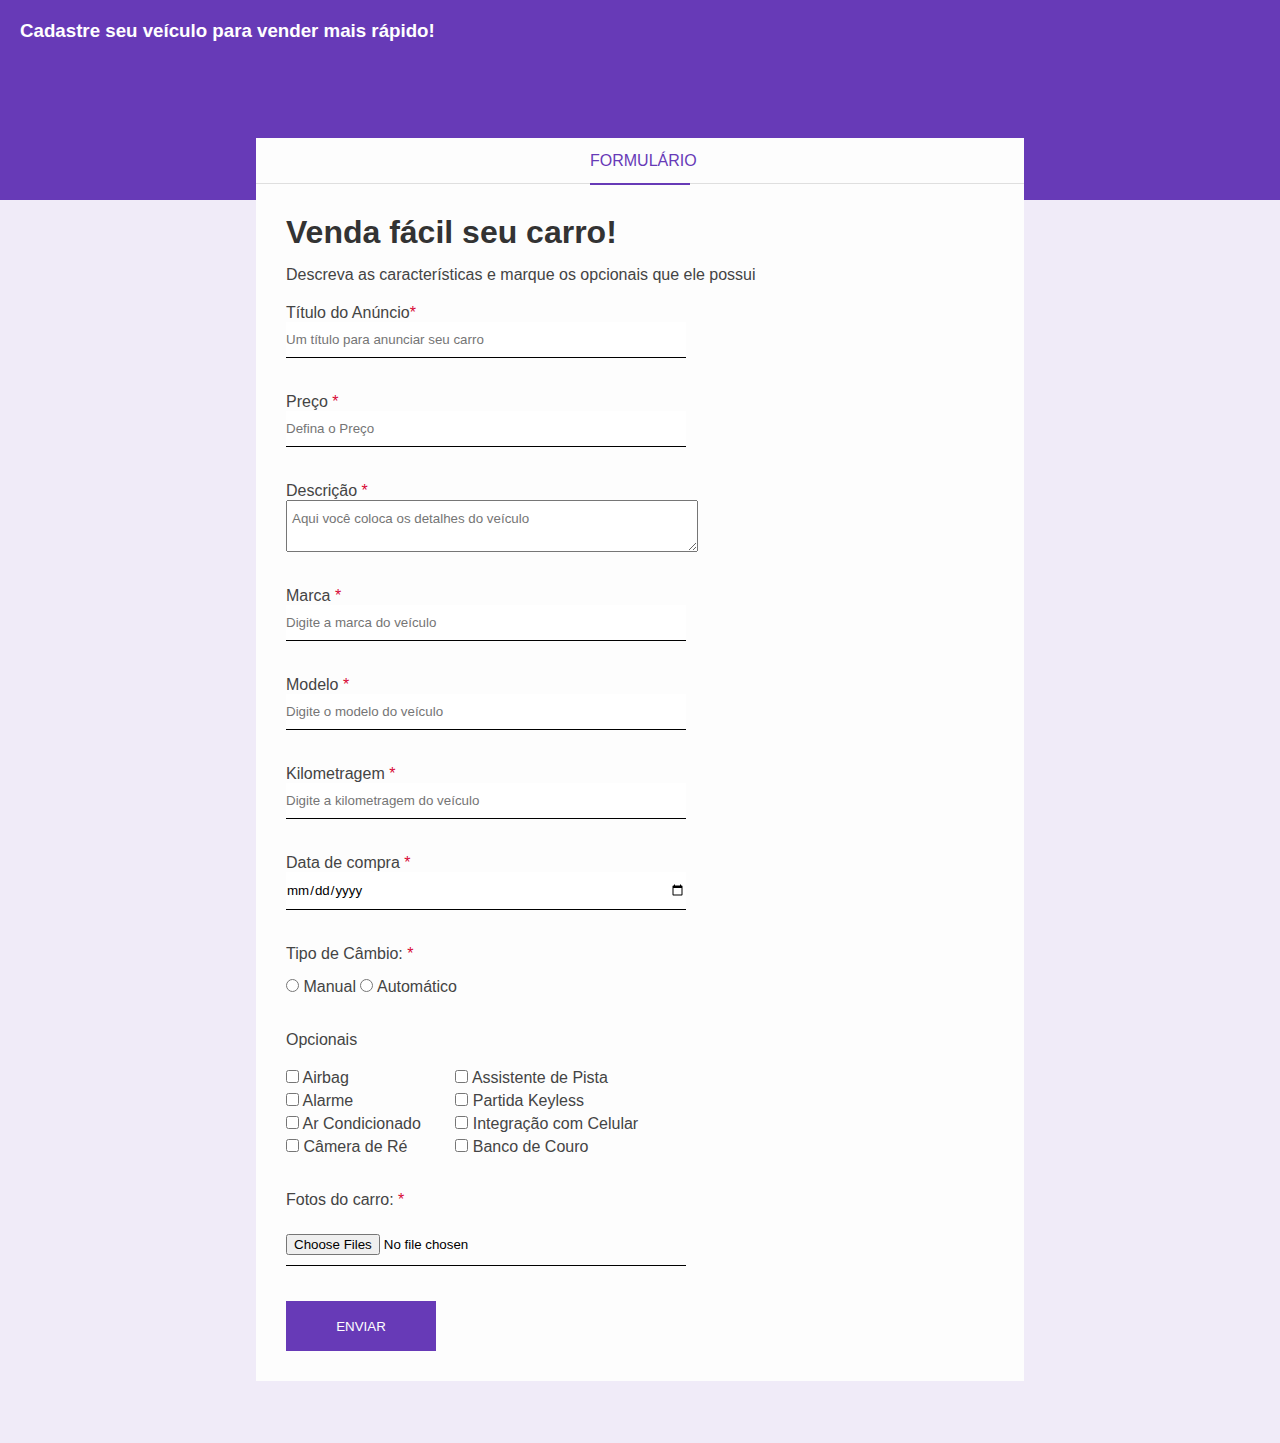
<file: 01_HTML_CSS/06_ProjetoFormulario/index.html>
<!DOCTYPE html>
<html lang="pt-br">
  <head>
    <meta charset="UTF-8" />
    <meta name="viewport" content="width=device-width, initial-scale=1.0" />
    <title>Venda Seu Carro</title>
    <link rel="stylesheet" href="style.css" />
  </head>

  <body>
    <div class="container">

      <div class="header">
        <h3>Cadastre seu veículo para vender mais rápido!</h3>
      </div>

      <div class="form-container">
        
        <div class="form-header">
          <p>Formulário</p>
        </div>

        <div class="form-body">
          <h1 class="form-title">Venda fácil seu carro!</h1>
          <p>
            Descreva as características e marque os opcionais que ele possui
          </p>

          <form action="">
            <div class="box-input">
              <label for="title"
                >Título do Anúncio<span class="required-field">*</span></label
              >
              <input
                type="text"
                name="title"
                id="title"
                class="block"
                placeholder="Um título para anunciar seu carro"
                minlength="1"
                maxlength="30"
                required
              />
            </div>

            <div class="box-input">
              <label for="price"
                >Preço <span class="required-field">*</span></label
              >
              <input
                type="number"
                name="price"
                id="price"
                class="block"
                placeholder="Defina o Preço"
                required
              />
            </div>

            <div class="box-input">
              <label for="description"
                >Descrição <span class="required-field">*</span></label
              >
              <textarea
                name="description"
                id="description"
                class="block"
                placeholder="Aqui você coloca os detalhes do veículo"
              ></textarea>
            </div>

            <div class="box-input">
              <label for="brand"
                >Marca <span class="required-field">*</span></label
              >
              <input
                type="text"
                name="brand"
                id="brand"
                class="block"
                placeholder="Digite a marca do veículo"
                required
              />
            </div>

            <div class="box-input">
              <label for="modelo"
                >Modelo <span class="required-field">*</span></label
              >
              <input
                type="text"
                name="model"
                id="model"
                class="block"
                placeholder="Digite o modelo do veículo"
                required
              />
            </div>

            <div class="box-input">
              <label for="mileage"
                >Kilometragem <span class="required-field">*</span></label
              >
              <input
                type="number"
                name="mileage"
                id="mileage"
                class="block"
                placeholder="Digite a kilometragem do veículo"
                required
              />
            </div>

            <div class="box-input">
              <label for="purchase_date"
                >Data de compra <span class="required-field">*</span></label
              >
              <input
                type="date"
                name="purchase_date"
                id="purchase_date"
                class="block"
                required
              />
            </div>

            <div class="box-input">
              <p>Tipo de Câmbio: <span class="required-field">*</span></p>
              <input type="radio" name="gear" id="manual" />
              <label for="manual">Manual</label>
              <input type="radio" name="gear" id="auto" />
              <label for="auto">Automático</label>
            </div>

            <div class="optional-box">
              <p>Opcionais</p>
              <ul class="optional-list">
                <li>
                  <input
                    type="checkbox"
                    name="optional[]"
                    id="airbag"
                    value="airbag"
                  />
                  <label for="airbag">Airbag</label>
                </li>
                <li>
                  <input
                    type="checkbox"
                    id="alarm"
                    name="optional[]"
                    value="alarm"
                  />
                  <label for="alarm">Alarme</label>
                </li>
                <li>
                  <input type="checkbox" id="ac" name="optional[]" value="ac" />
                  <label for="ac">Ar Condicionado</label>
                </li>
                <li>
                  <input
                    type="checkbox"
                    id="reverse_camera"
                    name="optional[]"
                    value="reverse_camera"
                  />
                  <label for="reverse_camera">Câmera de Ré</label>
                </li>
              </ul>
            </div>

            <div class="optional-box">
              <ul class="optional-list">
                <li>
                  <input
                    type="checkbox"
                    id="lane_assist"
                    name="optional[]"
                    value="lane_assist"
                  />
                  <label for="lane_assist">Assistente de Pista</label>
                </li>
                <li>
                  <input
                    type="checkbox"
                    id="keyless"
                    name="optional[]"
                    value="keyless"
                  />
                  <label for="keyless">Partida Keyless</label>
                </li>
                <li>
                  <input
                    type="checkbox"
                    id="smartphone"
                    name="optional[]"
                    value="smartphone"
                  />
                  <label for="smartphone">Integração com Celular</label>
                </li>
                <li>
                  <input
                    type="checkbox"
                    id="leather_seat"
                    name="optional[]"
                    value="leather_seat"
                  />
                  <label for="leather_seat">Banco de Couro</label>
                </li>
              </ul>
            </div>

            <div class="box-input">
              <p>Fotos do carro: <span class="required-field">*</span></p>
              <input
                type="file"
                multiple
                accept="image/png, image/jpg"
                id="images"
                name="images"
                required
              />
            </div>
            <input type="submit" value="Enviar" class="btn-submit" />
          </form>
        </div>

      </div>
      
    </div>
  </body>
</html>
</file>
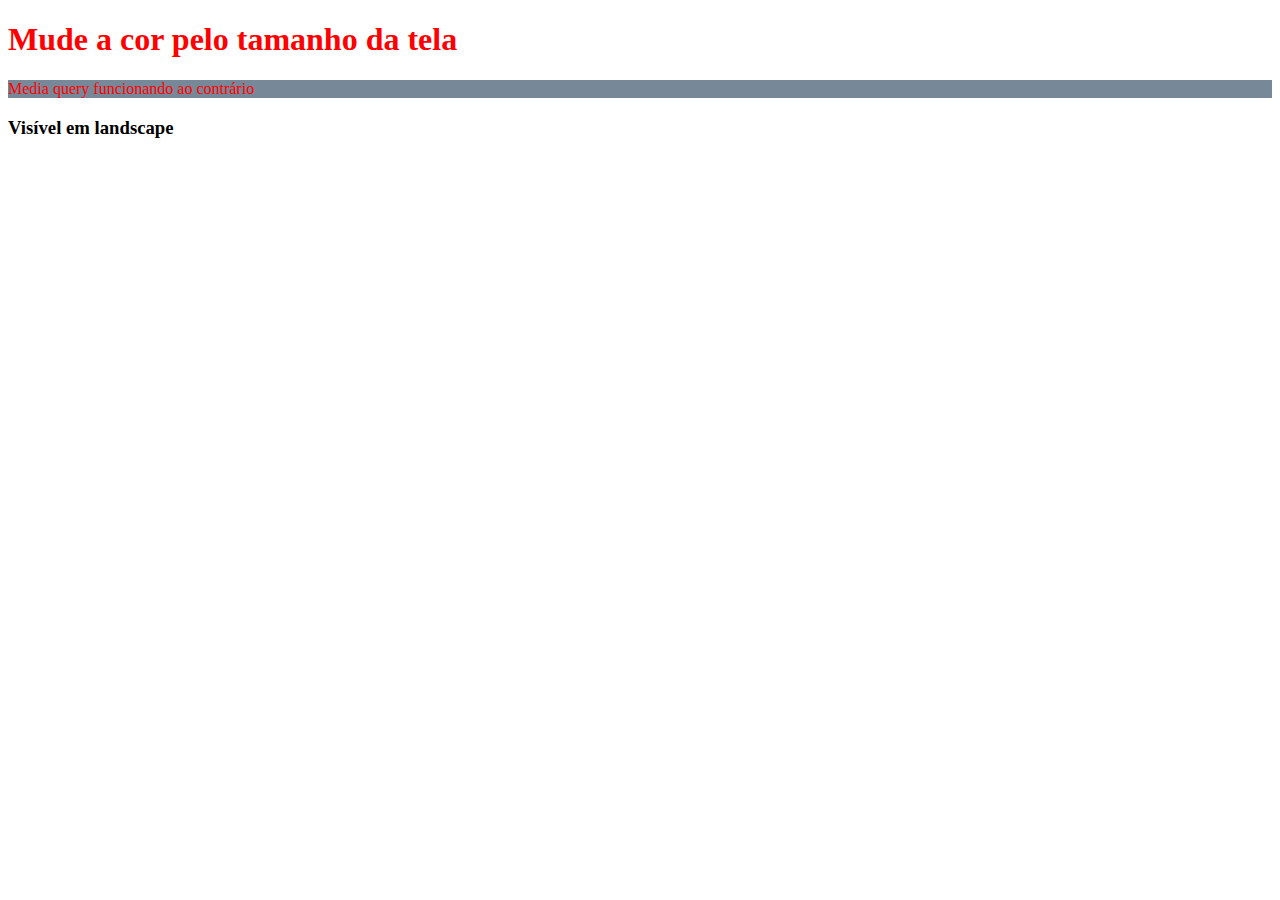
<file: 01_HTML_CSS/07_Responsividade/index.html>
<!DOCTYPE html>
<html lang="en">
<head>
    <meta charset="UTF-8">
    <meta name="viewport" content="width=device-width, initial-scale=1.0">
    <title>Responsividade</title>
    <link rel="stylesheet" href="style.css">
</head>
<body>
    <h1>Mude a cor pelo tamanho da tela</h1>
    <p>Media query funcionando ao contrário</p>
    <h3>Visível em landscape</h3>
</body>
</html>
</file>
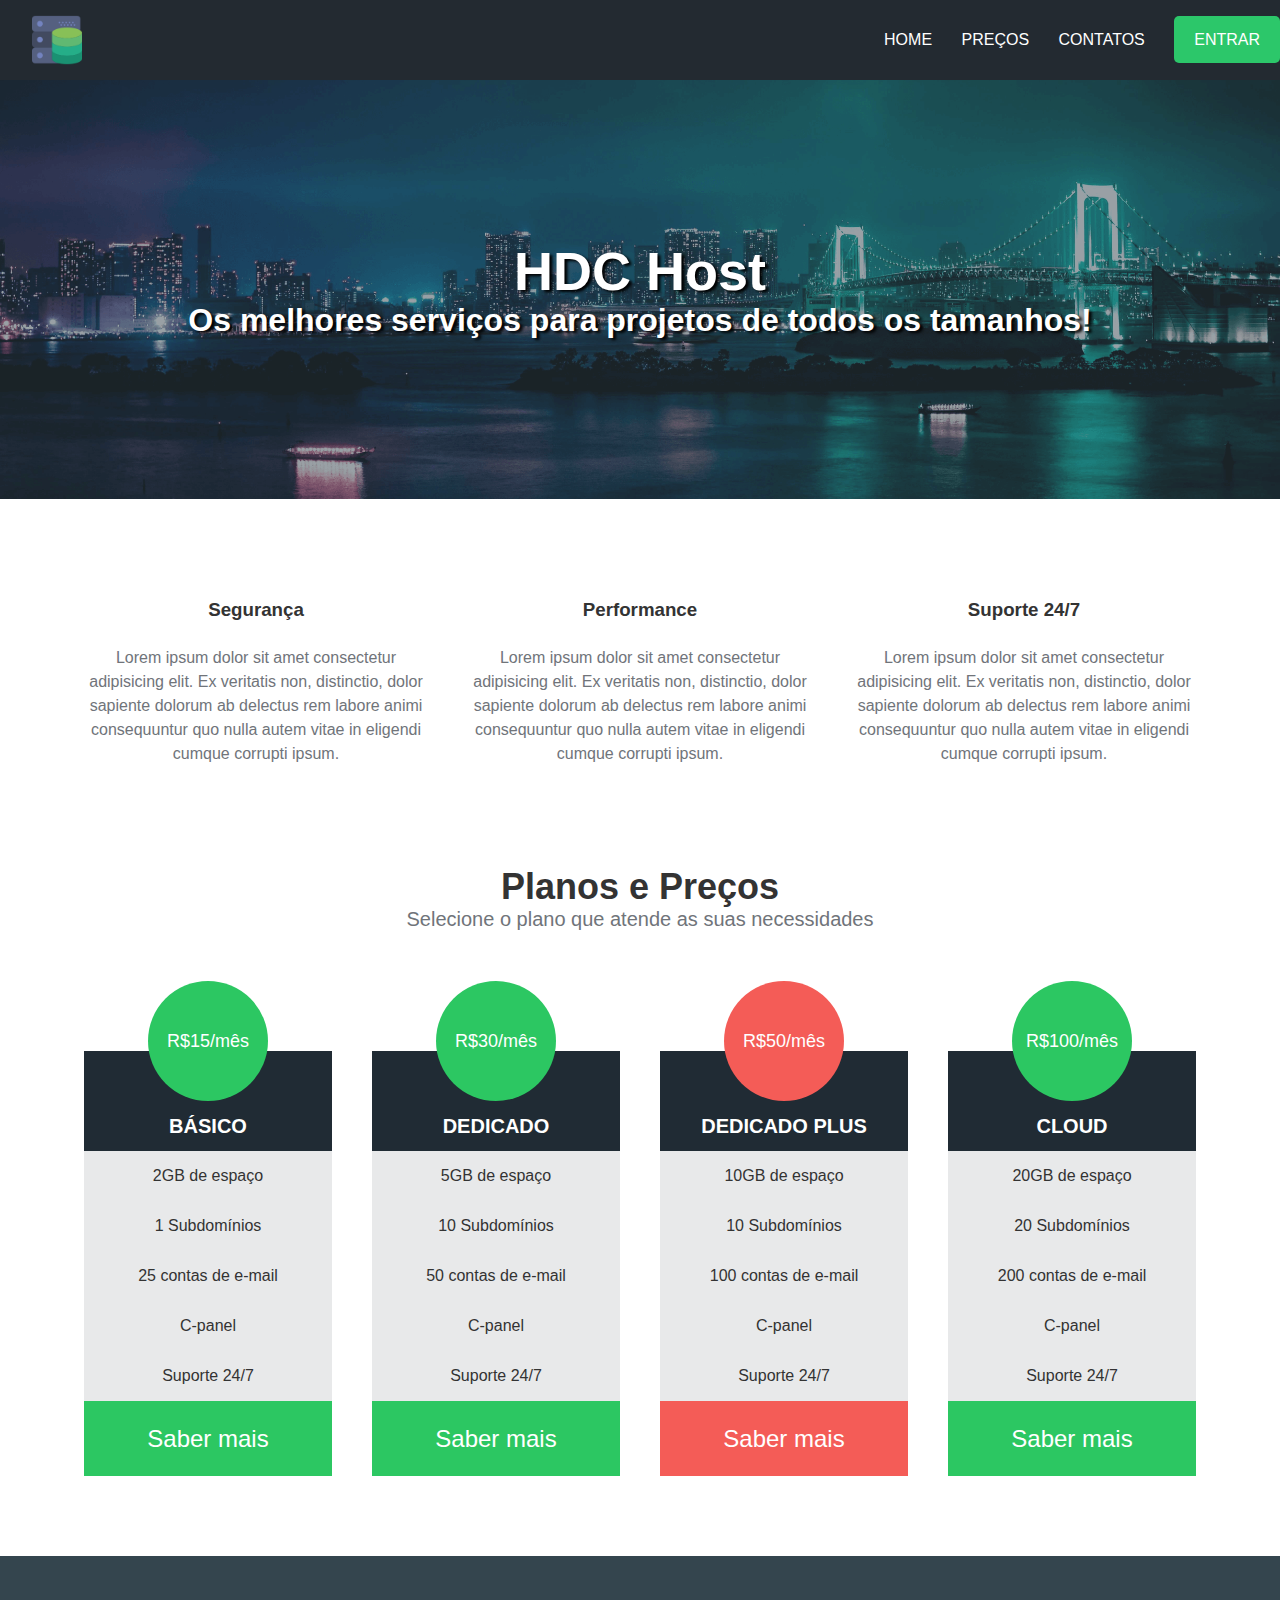
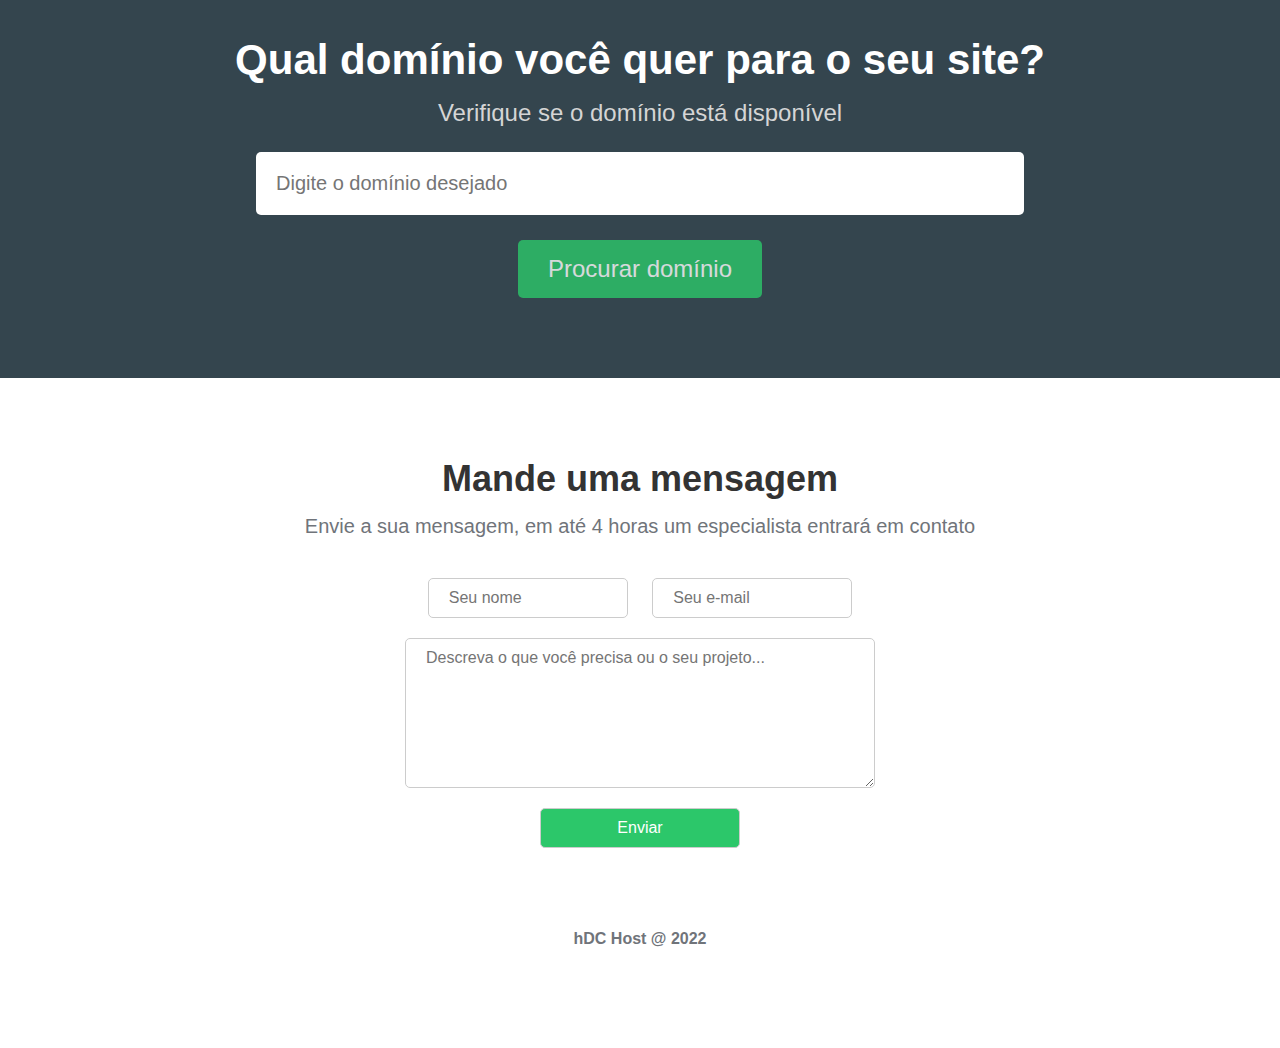
<file: 01_HTML_CSS/08_ProjetoHDCHost/index.html>
<!DOCTYPE html>
<html lang="pt-br">
<head>
    <meta charset="UTF-8">
    <meta name="viewport" content="width=device-width, initial-scale=1.0">
    <title>HDC Host</title>
    <link
      rel="stylesheet"
      href="https://cdnjs.cloudflare.com/ajax/libs/font-awesome/6.2.0/css/all.min.css"
      integrity="sha512-xh6O/CkQoPOWDdYTDqeRdPCVd1SpvCA9XXcUnZS2FmJNp1coAFzvtCN9BmamE+4aHK8yyUHUSCcJHgXloTyT2A=="
      crossorigin="anonymous"
      referrerpolicy="no-referrer"
    />
    <link rel="stylesheet" href="css/style.css">
</head>
<body>
    
    <div class="container">

        <div class="navbar-container">
            <a href="#">
                <img src="img/hdchostlogo.png" alt="HDC HOst" class="logo">
            </a>
            <ul class="navbar-items">
                <li><a href="#">Home</a></li>
                <li><a href="#">Preços</a></li>
                <li><a href="#">Contatos</a></li>
                <li><a href="#" class="default-btn">Entrar</a></li>
            </ul>
        </div>

        <main>
            <div class="main-banner">
                <h1>HDC Host</h1>
                <p>Os melhores serviços para projetos de todos os tamanhos!</p>
            </div>
            <section class="services-container">
                <ul>
                    <li>
                        <i class="fas fa-shield-alt"></i>
                        <h3>Segurança</h3>
                        <p>
                            Lorem ipsum dolor sit amet consectetur adipisicing elit. Ex
                            veritatis non, distinctio, dolor sapiente dolorum ab delectus
                            rem labore animi consequuntur quo nulla autem vitae in eligendi
                            cumque corrupti ipsum.
                        </p>
                    </li>
                    <li>
                        <i class="fas fa-rocket"></i>
                        <h3>Performance</h3>
                        <p>
                            Lorem ipsum dolor sit amet consectetur adipisicing elit. Ex
                            veritatis non, distinctio, dolor sapiente dolorum ab delectus
                            rem labore animi consequuntur quo nulla autem vitae in eligendi
                            cumque corrupti ipsum.
                        </p>
                        </li>
                    <li>
                        <i class="fas fa-comments"></i>
                        <h3>Suporte 24/7</h3>
                        <p>
                            Lorem ipsum dolor sit amet consectetur adipisicing elit. Ex
                            veritatis non, distinctio, dolor sapiente dolorum ab delectus
                            rem labore animi consequuntur quo nulla autem vitae in eligendi
                            cumque corrupti ipsum.
                        </p>
                    </li>
                </ul>
            </section>

            <section class="pricing-container">
                <h2>Planos e Preços</h2>
                <p>Selecione o plano que atende as suas necessidades</p>
                <div class="plans-container">
                    <div class="plan">
                    <ul>
                        <li class="price">R$15/mês</li>
                        <li class="plan-name">Básico</li>
                        <li>2GB de espaço</li>
                        <li>1 Subdomínios</li>
                        <li>25 contas de e-mail</li>
                        <li>C-panel</li>
                        <li>Suporte 24/7</li>
                        <li class="plan-btn">Saber mais</li>
                    </ul>
                    </div>
                    <div class="plan">
                    <ul>
                        <li class="price">R$30/mês</li>
                        <li class="plan-name">Dedicado</li>
                        <li>5GB de espaço</li>
                        <li>10 Subdomínios</li>
                        <li>50 contas de e-mail</li>
                        <li>C-panel</li>
                        <li>Suporte 24/7</li>
                        <li class="plan-btn">Saber mais</li>
                    </ul>
                    </div>
                    <div class="plan">
                    <ul>
                        <li class="price recommended">R$50/mês</li>
                        <li class="plan-name">Dedicado Plus</li>
                        <li>10GB de espaço</li>
                        <li>10 Subdomínios</li>
                        <li>100 contas de e-mail</li>
                        <li>C-panel</li>
                        <li>Suporte 24/7</li>
                        <li class="plan-btn recommended">Saber mais</li>
                    </ul>
                    </div>
                    <div class="plan">
                    <ul>
                        <li class="price">R$100/mês</li>
                        <li class="plan-name">Cloud</li>
                        <li>20GB de espaço</li>
                        <li>20 Subdomínios</li>
                        <li>200 contas de e-mail</li>
                        <li>C-panel</li>
                        <li>Suporte 24/7</li>
                        <li class="plan-btn">Saber mais</li>
                    </ul>
                    </div>
                </div>
            </section>

            <section class="searchdomain-container">
                <h2>Qual domínio você quer para o seu site?</h2>
                <p>Verifique se o domínio está disponível</p>
                <form>
                    <input
                    type="text"
                    name="domain"
                    id="domain"
                    placeholder="Digite o domínio desejado"
                    />
                    <input type="submit" value="Procurar domínio" />
                </form>
            </section>

            <section class="contact-container">
                <h2>Mande uma mensagem</h2>
                <p>
                    Envie a sua mensagem, em até 4 horas um especialista entrará em
                    contato
                </p>
                <form>
                    <input type="text" name="name" id="name" placeholder="Seu nome" />
                    <input
                    type="email"
                    name="email"
                    id="email"
                    placeholder="Seu e-mail"
                    />
                    <textarea
                    name="message"
                    id="message"
                    placeholder="Descreva o que você precisa ou o seu projeto..."
                    ></textarea>
                    <input type="submit" value="Enviar" />
                </form>
            </section>

        </main>

        <footer>
            <p>hDC Host @ 2022</p>
        </footer>

    </div>
</body>
</html>
</file>
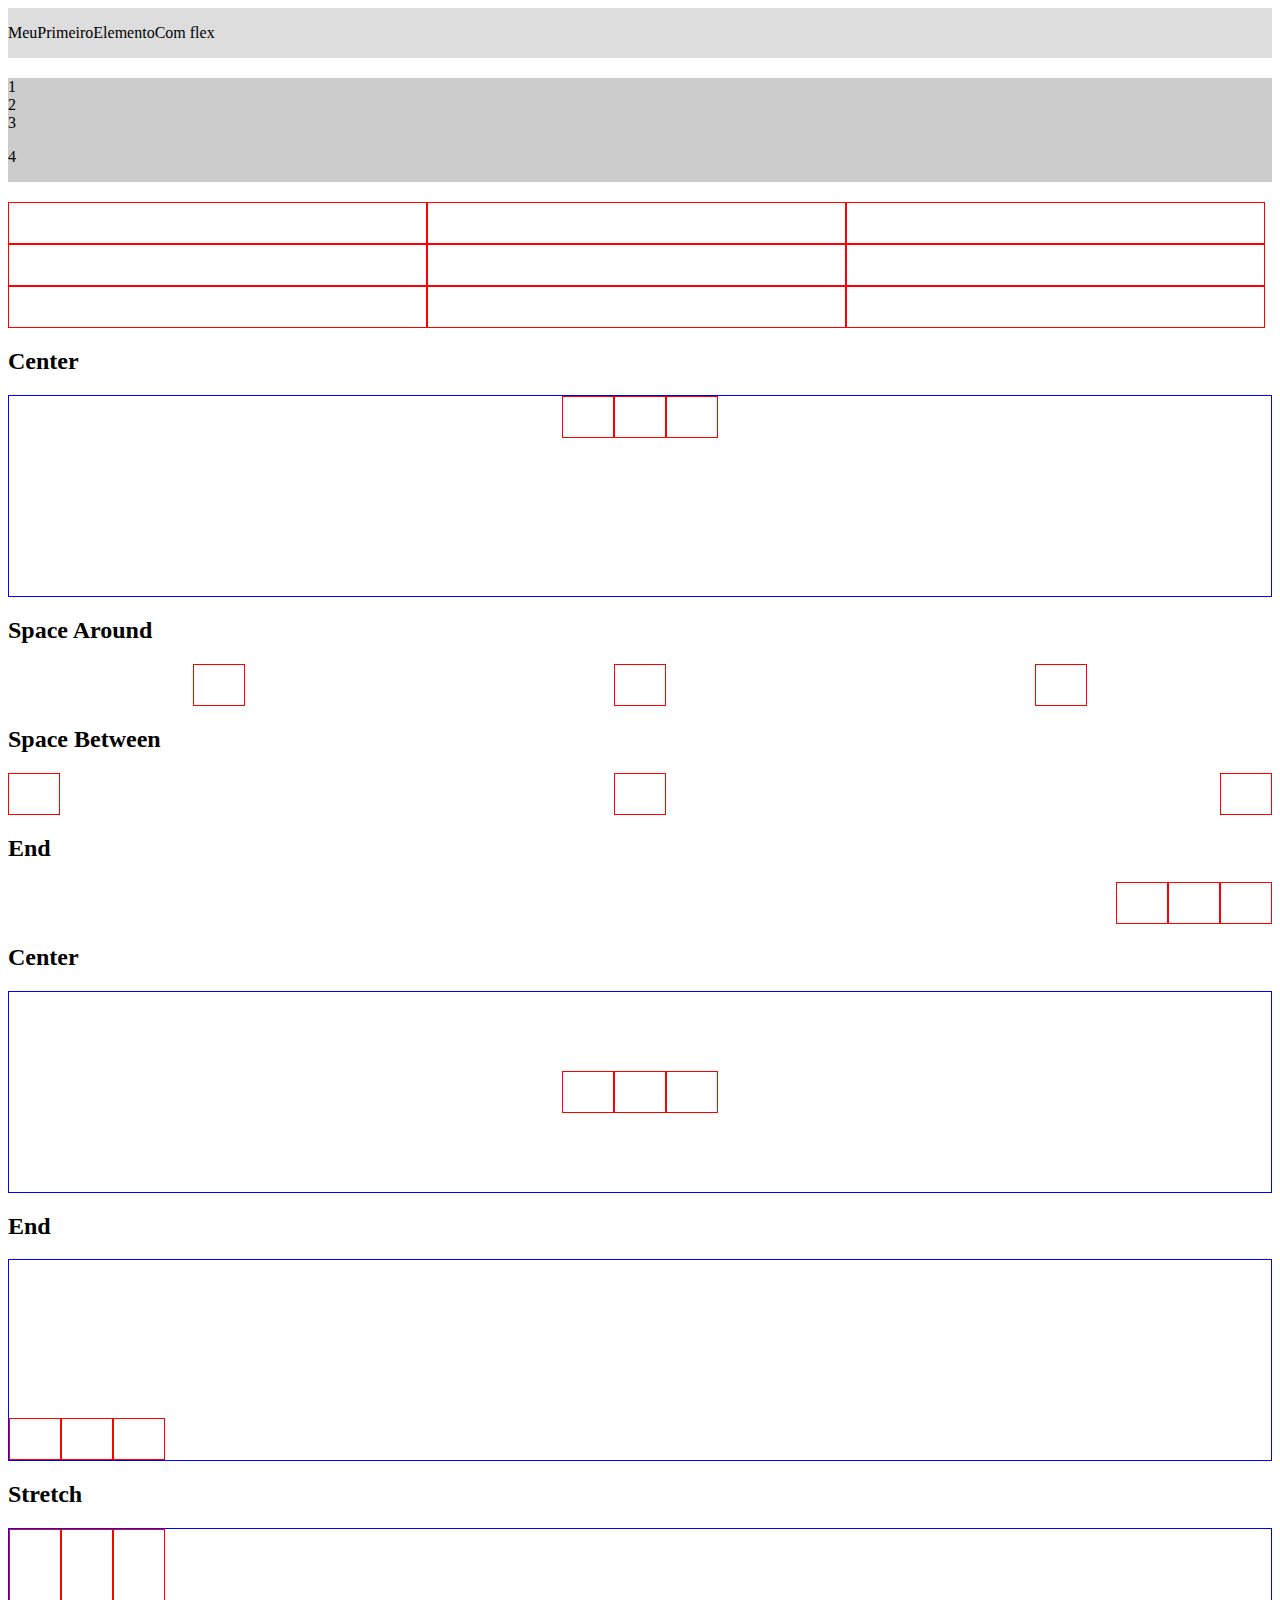
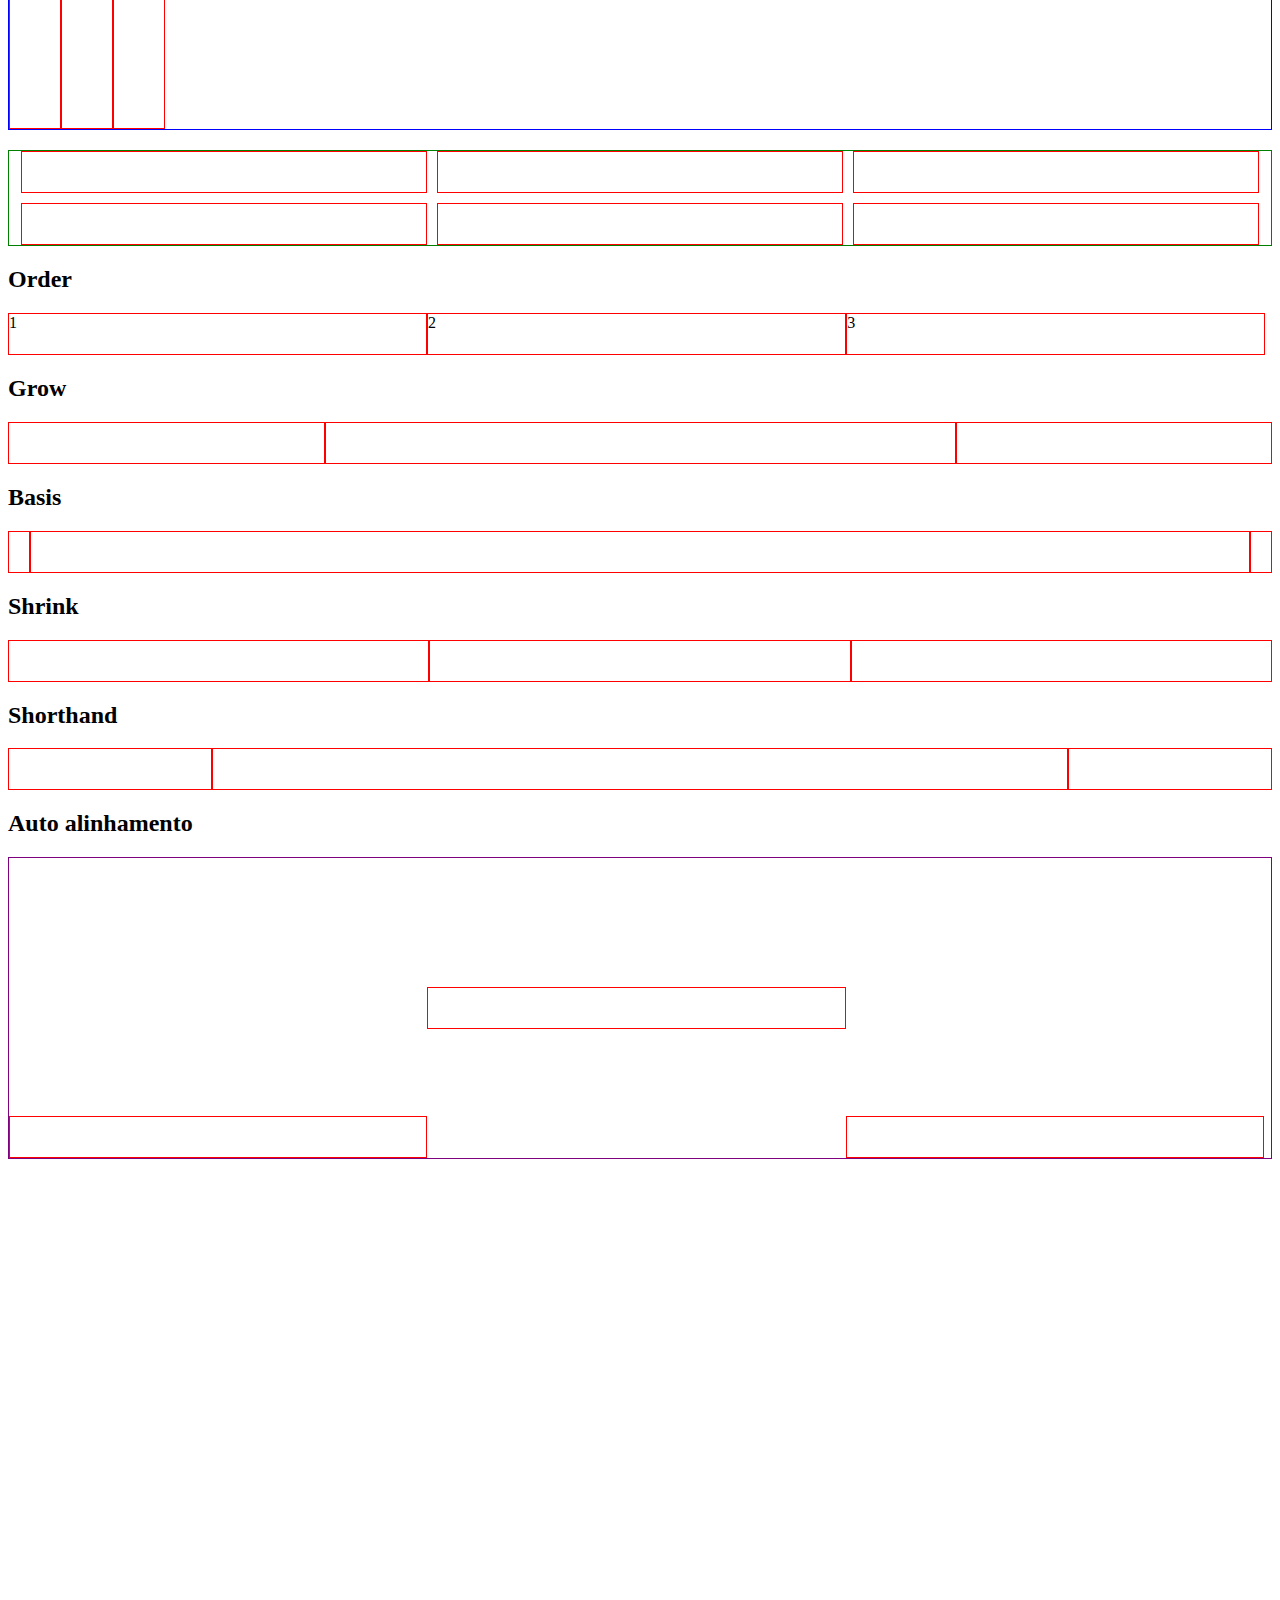
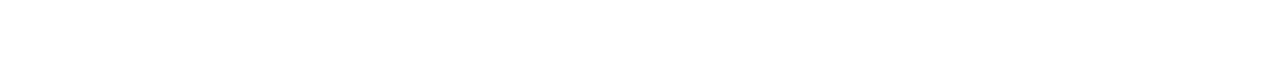
<file: 01_HTML_CSS/09_Flexbox/index.html>
<!DOCTYPE html>
<html lang="en">
  <head>
    <meta charset="UTF-8" />
    <meta http-equiv="X-UA-Compatible" content="IE=edge" />
    <meta name="viewport" content="width=device-width, initial-scale=1.0" />
    <title>Flexbox</title>
    <link rel="stylesheet" href="style.css" />
  </head>
  <body>
    <!-- 1 - flex -->
    <div class="flex">
      <p>Meu</p>
      <p>Primeiro</p>
      <p>Elemento</p>
      <p>Com flex</p>
    </div>
    <!-- 2 - column -->
    <div class="flex-column">
      <span>1</span>
      <span>2</span>
      <span>3</span>
      <p>4</p>
    </div>

    <!-- 3 - wrap -->
    <div class="wrap">
      <div class="box"></div>
      <div class="box"></div>
      <div class="box"></div>
      <div class="box"></div>
      <div class="box"></div>
      <div class="box"></div>
      <div class="box"></div>
      <div class="box"></div>
      <div class="box"></div>
    </div>

    <!-- 4 - justify content -->
    <h2>Center</h2>
    <div class="center">
      <div class="box"></div>
      <div class="box"></div>
      <div class="box"></div>
    </div>

    <h2>Space Around</h2>
    <div class="space-around">
      <div class="box"></div>
      <div class="box"></div>
      <div class="box"></div>
    </div>

    <h2>Space Between</h2>
    <div class="space-between">
      <div class="box"></div>
      <div class="box"></div>
      <div class="box"></div>
    </div>

    <h2>End</h2>
    <div class="end">
      <div class="box"></div>
      <div class="box"></div>
      <div class="box"></div>
    </div>

    <!-- 5 - align items -->
    <h2>Center</h2>
    <div class="align-center">
      <div class="box"></div>
      <div class="box"></div>
      <div class="box"></div>
    </div>

    <h2>End</h2>
    <div class="flex-end">
      <div class="box"></div>
      <div class="box"></div>
      <div class="box"></div>
    </div>

    <h2>Stretch</h2>
    <div class="stretch">
      <div class="box"></div>
      <div class="box"></div>
      <div class="box"></div>
    </div>

    <!-- 6 - gap -->
    <div class="gap">
      <div class="box"></div>
      <div class="box"></div>
      <div class="box"></div>
      <div class="box"></div>
      <div class="box"></div>
      <div class="box"></div>
    </div>

    <!-- 7 - order -->
    <h2>Order</h2>
    <div class="order">
      <div class="box" id="three">3</div>
      <div class="box" id="one">1</div>
      <div class="box" id="two">2</div>
    </div>

    <!-- 8 - grow -->
    <h2>Grow</h2>
    <div class="grow">
      <div class="box"></div>
      <div class="box big"></div>
      <div class="box"></div>
    </div>

    <!-- 9 - basis -->
    <h2>Basis</h2>
    <div class="basis">
      <div class="box"></div>
      <div class="box big"></div>
      <div class="box"></div>
    </div>

    <!-- 10 - shrink -->
    <h2>Shrink</h2>
    <div class="shrink">
      <div class="box"></div>
      <div class="box small"></div>
      <div class="box"></div>
    </div>

    <!-- 11 - flex shorthand -->
    <h2>Shorthand</h2>
    <div class="shorthand">
      <div class="box"></div>
      <div class="box different"></div>
      <div class="box"></div>
    </div>

    <!-- 12 - auto alinhamento -->
    <h2>Auto alinhamento</h2>
    <div class="auto-alignment">
      <div class="box"></div>
      <div class="box different"></div>
      <div class="box"></div>
    </div>
  </body>
</html>
</file>
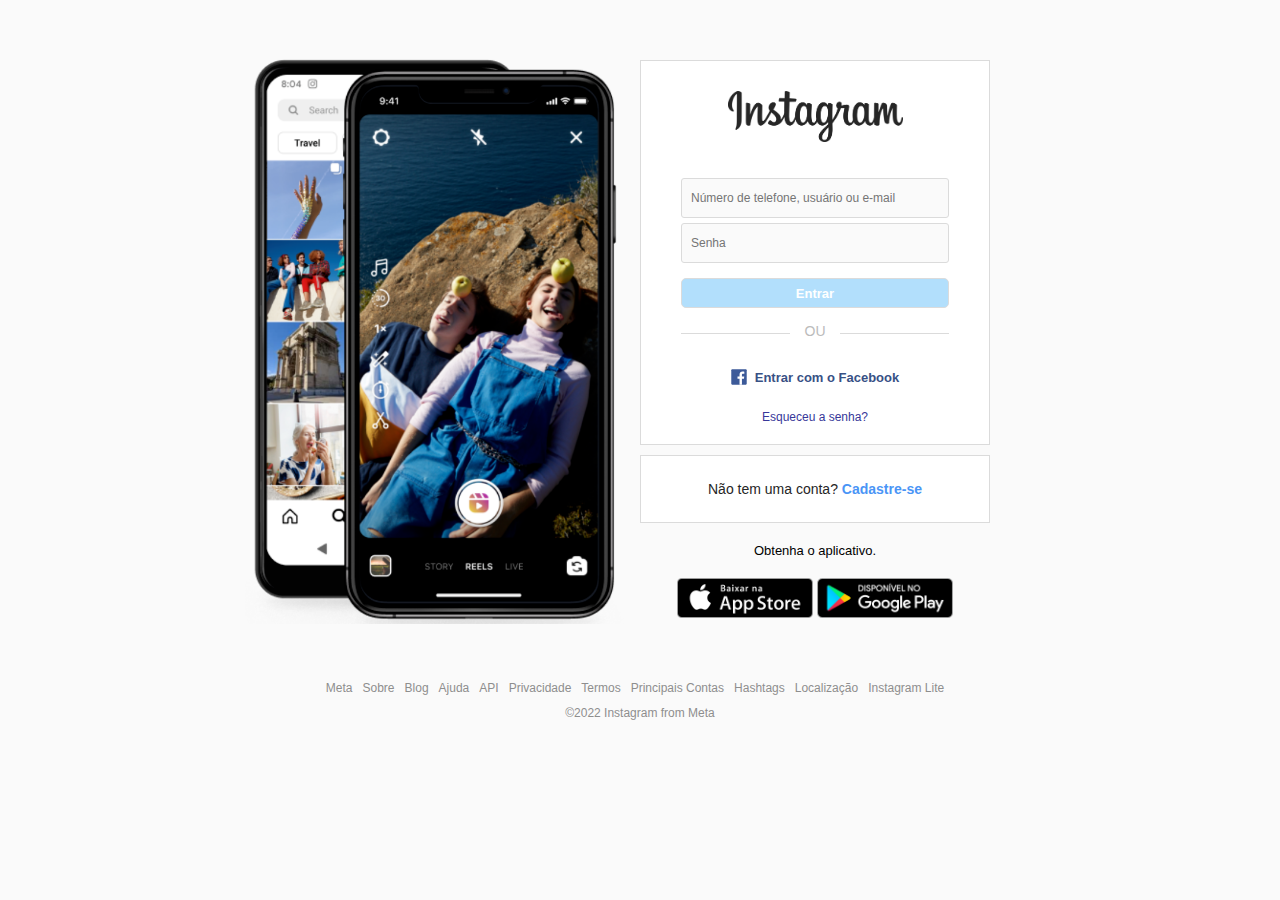
<file: 01_HTML_CSS/10_ProjetoCloneInst/index.html>
<!DOCTYPE html>
<html lang="en">
  <head>
    <meta charset="UTF-8" />
    <meta http-equiv="X-UA-Compatible" content="IE=edge" />
    <meta name="viewport" content="width=device-width, initial-scale=1.0" />
    <title>Instagram</title>
    <link rel="stylesheet" href="css/styles.css" />
    <link rel="shortcut icon" href="img/favicon.png" type="image/x-icon" />
  </head>
  <body>

    <main>

      <div id="main-container">
        
        <div id="banner-container">
          <img src="img/banner2.png" alt="Crie uma conta no Instagram" />
        </div>
    
        <div id="form-container">
          <div id="form-box">
            <img id="logo-insta" src="img/logo_instagram.png" alt="Instagram" />
            <form id="login-form">
              <input
                type="text"
                name="username"
                placeholder="Número de telefone, usuário ou e-mail"
              />
              <input type="password" name="password" placeholder="Senha" />
              <input type="submit" value="Entrar" />
            </form>
            <div class="separator">
              <div class="line"></div>
              <span>Ou</span>
            </div>
            <div id="other-links">
              <div id="facebook-login">
                <a href="#">
                  <img src="img/logo_facebook.svg" alt="Facebook Login" />
                  <span>Entrar com o Facebook</span>
                </a>
              </div>
              <div id="forgot-pass">
                <a href="#">Esqueceu a senha?</a>
              </div>
            </div>
          </div>
          <div id="register-container">
            <p>Não tem uma conta? <a href="#">Cadastre-se</a></p>
          </div>
          <div id="get-app-container">
            <p>Obtenha o aplicativo.</p>
            <a href="#">
              <img src="img/apple_btn.png" alt="Apple Store" />
            </a>
            <a href="#">
              <img src="img/gplay_btn.png" alt="Google Play" />
            </a>
          </div>
        </div>
        
      </div>

    </main>

    <footer>
      <nav>
        <ul id="footer-links">
          <li><a href="#">Meta</a></li>
          <li><a href="#">Sobre</a></li>
          <li><a href="#">Blog</a></li>
          <li><a href="#">Ajuda</a></li>
          <li><a href="#">API</a></li>
          <li><a href="#">Privacidade</a></li>
          <li><a href="#">Termos</a></li>
          <li><a href="#">Principais Contas</a></li>
          <li><a href="#">Hashtags</a></li>
          <li><a href="#">Localização</a></li>
          <li><a href="#">Instagram Lite</a></li>
        </ul>
      </nav>
      <p id="copyright">&copy;2022 Instagram from Meta</p>
    </footer>
  </body>
</html>
</file>
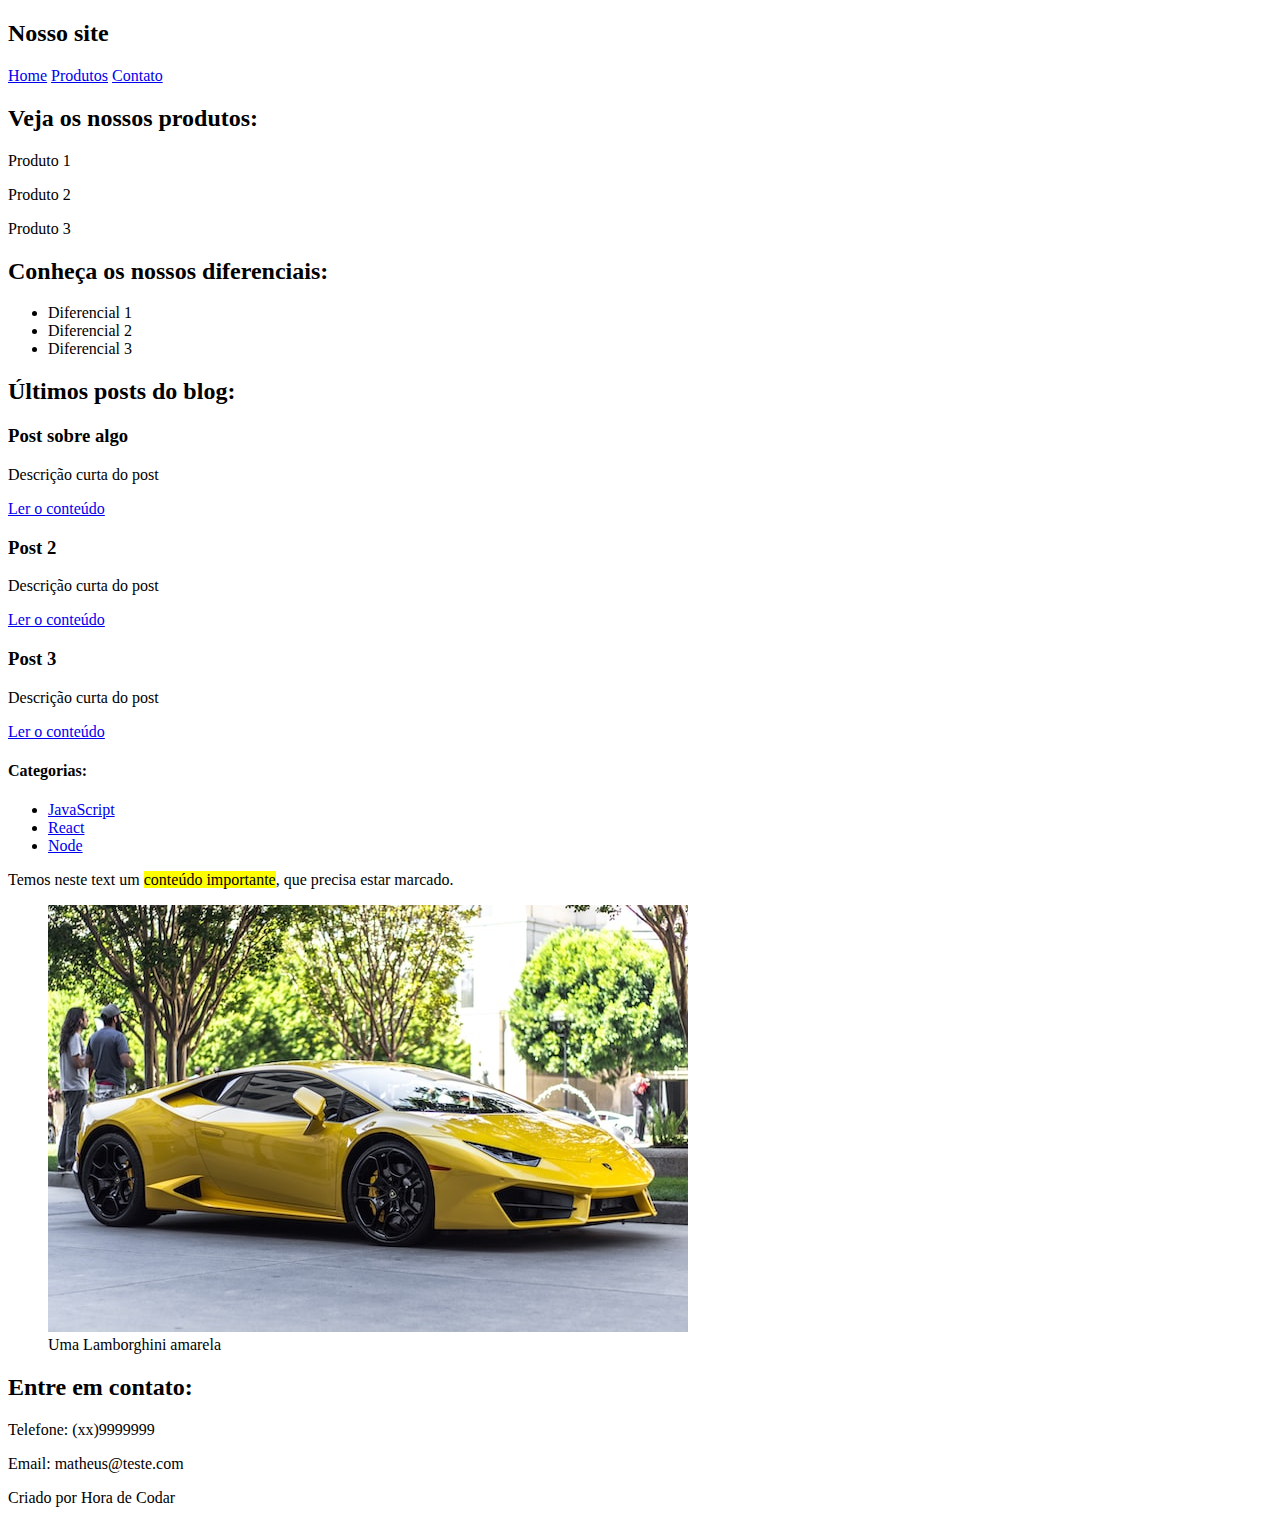
<file: 01_HTML_CSS/11_HTMLSemantico/index.html>
<!DOCTYPE html>
<html lang="en">
  <head>
    <meta charset="UTF-8" />
    <meta http-equiv="X-UA-Compatible" content="IE=edge" />
    <meta name="viewport" content="width=device-width, initial-scale=1.0" />
    <title>HTML semântico</title>
  </head>
  <body>
    <!-- Header -->
    <header>
      <h2>Nosso site</h2>
      <!-- <section>
        <a href="#">Home</a>
        <a href="#">Produtos</a>
        <a href="#">Contato</a>
      </section> -->
      <!-- Nav -->
      <nav>
        <a href="#">Home</a>
        <a href="#">Produtos</a>
        <a href="#">Contato</a>
      </nav>
    </header>
    <!-- Main -->
    <main>
      <!-- Section -->
      <section>
        <h2>Veja os nossos produtos:</h2>
        <p>Produto 1</p>
        <p>Produto 2</p>
        <p>Produto 3</p>
      </section>
      <section>
        <h2>Conheça os nossos diferenciais:</h2>
        <ul>
          <li>Diferencial 1</li>
          <li>Diferencial 2</li>
          <li>Diferencial 3</li>
        </ul>
      </section>
      <!-- Article -->
      <section>
        <h2>Últimos posts do blog:</h2>
        <article>
          <h3>Post sobre algo</h3>
          <p>Descrição curta do post</p>
          <a href="#">Ler o conteúdo</a>
        </article>
        <article>
          <h3>Post 2</h3>
          <p>Descrição curta do post</p>
          <a href="#">Ler o conteúdo</a>
        </article>
        <article>
          <h3>Post 3</h3>
          <p>Descrição curta do post</p>
          <a href="#">Ler o conteúdo</a>
        </article>
      </section>
    </main>
    <!-- Aside -->
    <aside>
      <h4>Categorias:</h4>
      <ul>
        <li>
          <a href="#">JavaScript</a>
        </li>
        <li>
          <a href="#">React</a>
        </li>
        <li>
          <a href="#">Node</a>
        </li>
      </ul>
    </aside>
    <!-- Mark -->
    <p>
      Temos neste text um <mark>conteúdo importante</mark>, que precisa estar
      marcado.
    </p>
    <!-- Figure e Figcaption -->
    <figure>
      <img src="img/lambo.jpg" alt="Lamborghini" />
      <figcaption>Uma Lamborghini amarela</figcaption>
    </figure>
    <!-- 4 - Footer -->
    <footer>
      <div>
        <h2>Entre em contato:</h2>
        <p>Telefone: (xx)9999999</p>
        <p>Email: matheus@teste.com</p>
      </div>
      <p>Criado por Hora de Codar</p>
    </footer>
  </body>
</html>
</file>
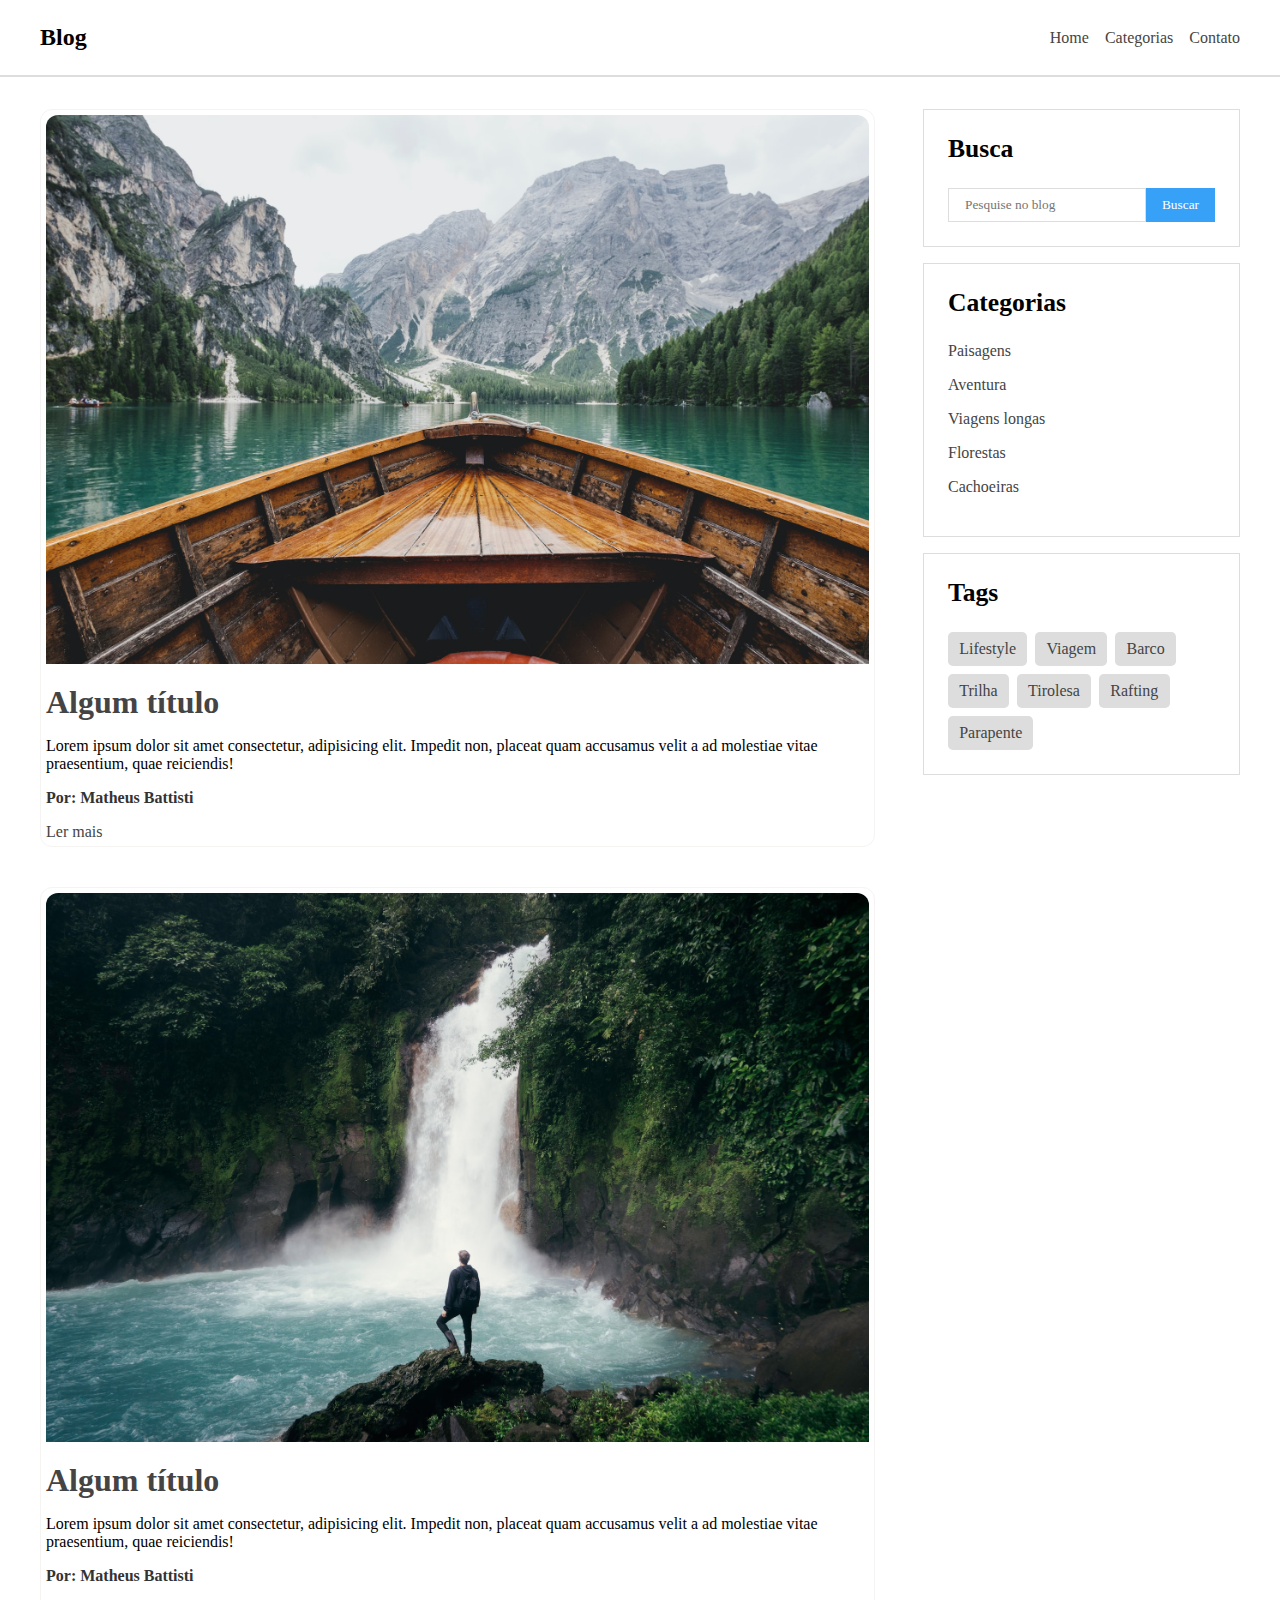
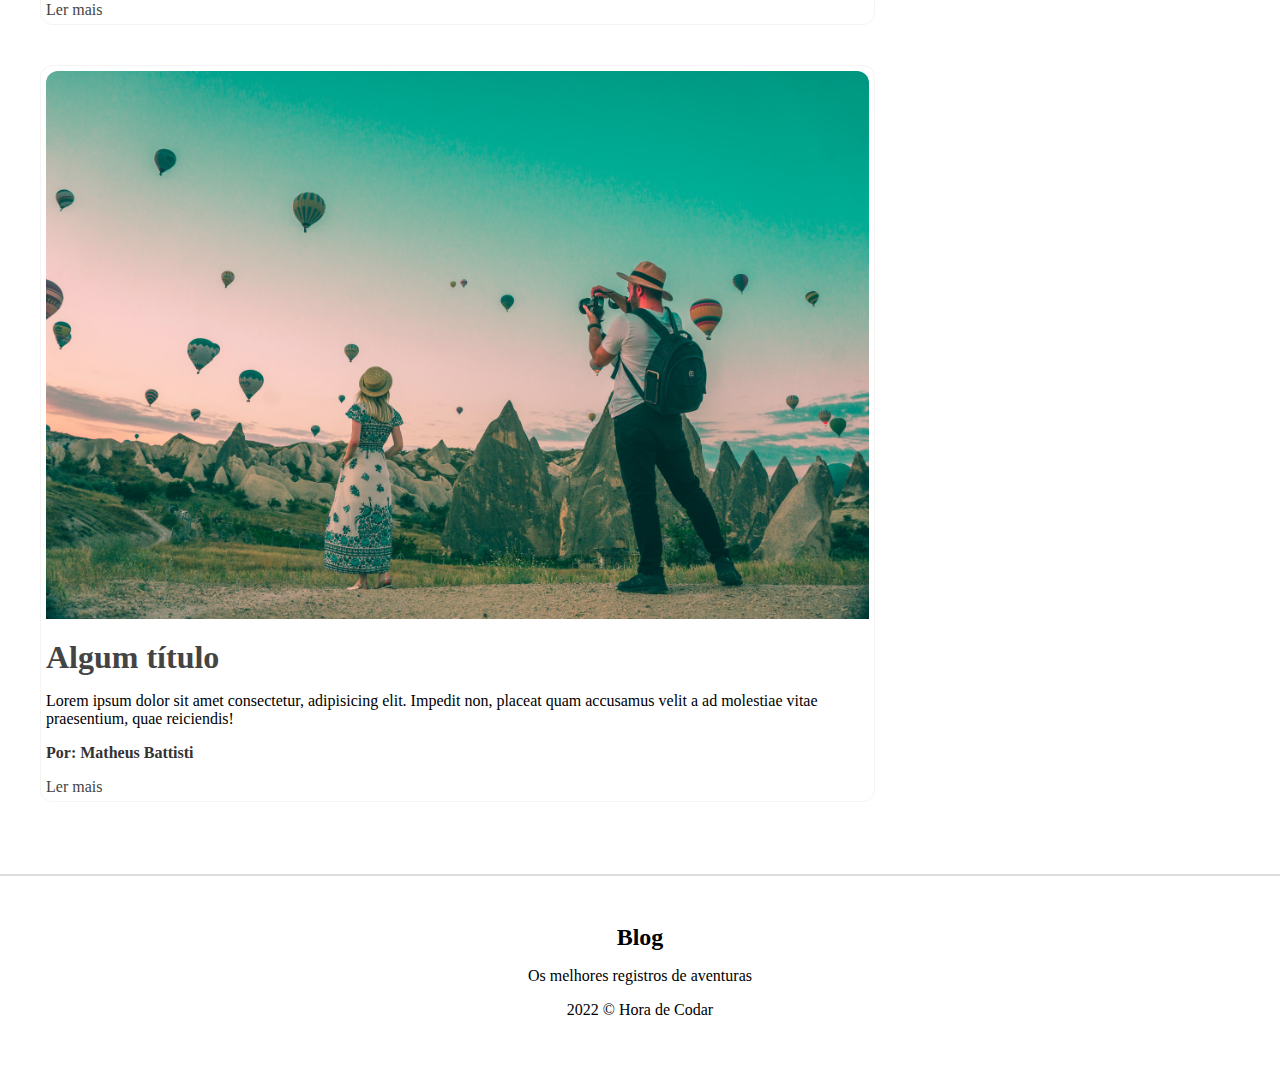
<file: 01_HTML_CSS/12_ProjetoBlogSemantico/index.html>
<!DOCTYPE html>
<html lang="en">
  <head>
    <meta charset="UTF-8" />
    <meta http-equiv="X-UA-Compatible" content="IE=edge" />
    <meta name="viewport" content="width=device-width, initial-scale=1.0" />
    <title>Blog Semântico</title>
    <link rel="stylesheet" href="css/styles.css" />
  </head>
  <body>
    <nav id="navbar">
      <div id="navbar-inner">
        <h2>Blog</h2>
        <ul id="nav-links">
          <li><a href="#">Home</a></li>
          <li><a href="#">Categorias</a></li>
          <li><a href="#">Contato</a></li>
        </ul>
      </div>
    </nav>
    <div class="container">
      <main id="posts-container">
        <article class="post">
          <img src="img/f1.jpg" alt="Passeio de barco" />
          <h3 class="title"><a href="#">Algum título</a></h3>
          <p class="description">
            Lorem ipsum dolor sit amet consectetur, adipisicing elit. Impedit
            non, placeat quam accusamus velit a ad molestiae vitae praesentium,
            quae reiciendis!
          </p>
          <p class="author">Por: Matheus Battisti</p>
          <a href="#">Ler mais</a>
        </article>
        <article class="post">
          <img src="img/f2.jpg" alt="Cachoeira" />
          <h3 class="title"><a href="#">Algum título</a></h3>
          <p class="description">
            Lorem ipsum dolor sit amet consectetur, adipisicing elit. Impedit
            non, placeat quam accusamus velit a ad molestiae vitae praesentium,
            quae reiciendis!
          </p>
          <p class="author">Por: Matheus Battisti</p>
          <a href="#">Ler mais</a>
        </article>
        <article class="post">
          <img src="img/f3.jpg" alt="Balões" />
          <h3 class="title"><a href="#">Algum título</a></h3>
          <p class="description">
            Lorem ipsum dolor sit amet consectetur, adipisicing elit. Impedit
            non, placeat quam accusamus velit a ad molestiae vitae praesentium,
            quae reiciendis!
          </p>
          <p class="author">Por: Matheus Battisti</p>
          <a href="#">Ler mais</a>
        </article>
      </main>
      <aside id="sidebar">
        <section id="search-bar">
          <h4>Busca</h4>
          <form>
            <input type="text" placeholder="Pesquise no blog" />
            <input type="submit" value="Buscar" />
          </form>
        </section>
        <section id="categories">
          <h4>Categorias</h4>
          <nav>
            <ul>
              <li><a href="#">Paisagens</a></li>
              <li><a href="#">Aventura</a></li>
              <li><a href="#">Viagens longas</a></li>
              <li><a href="#">Florestas</a></li>
              <li><a href="#">Cachoeiras</a></li>
            </ul>
          </nav>
        </section>
        <section id="tags">
          <h4>Tags</h4>
          <div id="tags-container">
            <a href="#">Lifestyle</a>
            <a href="#">Viagem</a>
            <a href="#">Barco</a>
            <a href="#">Trilha</a>
            <a href="#">Tirolesa</a>
            <a href="#">Rafting</a>
            <a href="#">Parapente</a>
          </div>
        </section>
      </aside>
    </div>
    <footer id="footer">
      <h2>Blog</h2>
      <p>Os melhores registros de aventuras</p>
      <p>2022 © Hora de Codar</p>
    </footer>
  </body>
</html>
</file>
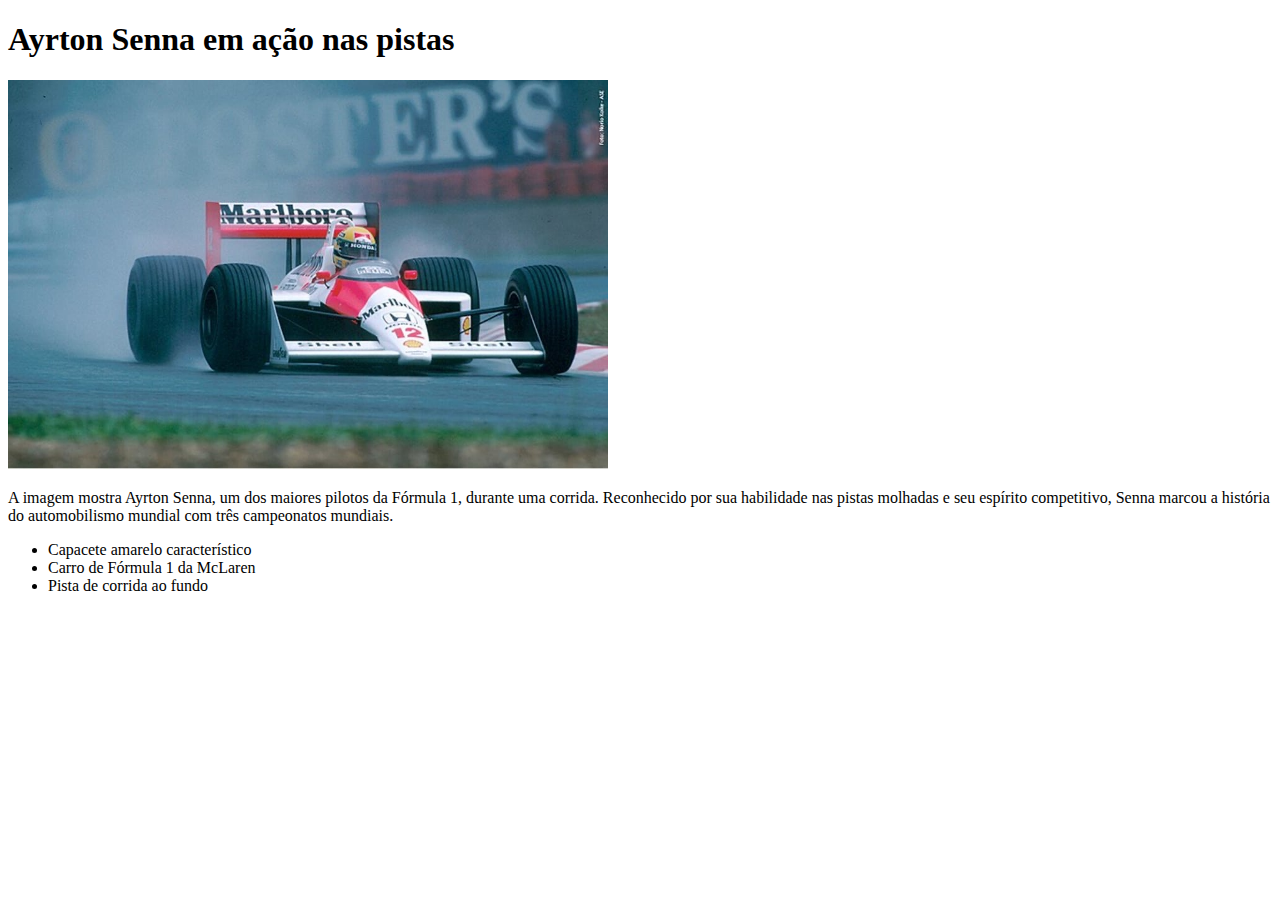
<file: 01_HTML_CSS/02_HTML/desafio.html>
<!DOCTYPE html>
<html lang="pt-BR">
<head>
    <meta charset="UTF-8">
    <title>Ayrton Senna no Grande Prêmio</title>
</head>
<body>
    <h1>Ayrton Senna em ação nas pistas</h1>

    <!-- Imagem do Ayrton Senna -->
    <img src="img/senna.jpg" 
         alt="Ayrton Senna pilotando" 
         width="600">

    <p>
        A imagem mostra Ayrton Senna, um dos maiores pilotos da Fórmula 1, durante uma corrida. 
        Reconhecido por sua habilidade nas pistas molhadas e seu espírito competitivo, Senna 
        marcou a história do automobilismo mundial com três campeonatos mundiais.
    </p>

    <ul>
        <li>Capacete amarelo característico</li>
        <li>Carro de Fórmula 1 da McLaren</li>
        <li>Pista de corrida ao fundo</li>
    </ul>
</body>
</html>
</file>
<file: 01_HTML_CSS/03_IntroCSS/css/styles.css>
/* 4 - External */
body {
  padding-bottom: 500px;
}

h3 {
  color: green;
}

/* p {
  color: blueviolet;
} */

/* Algum comentário */
/* mais um comentário * /
/* Terceiro comentário */

/* classes */
.paragraph {
  background-color: #000;
  color: aqua;
  padding: 5px;
}

/* ids */
#exclusive-title {
  background-color: purple;
  color: yellow;
  padding: 10px;
  font-size: 40px;
}

/* ordem das regras */
h2 {
  border-bottom: 2px solid red;
}

.titulo {
  border-bottom: 3px solid blue;
}

#algum-titulo {
  border-bottom: 4px solid green;
}

/* Nome de cores */
.color-name {
  color: crimson;
}

/* Hex */
.hex {
  color: #55a398;
}

.hex-2 {
  color: #00eaff;
}

/* Aprofundando em hex */
.simple-hex {
  color: #333;
}

.simple-hex-2 {
  color: #a5f;
}

/* RGB */
.rgb {
  color: rgb(255, 0, 0);
}

.mixed-rgb {
  color: rgb(199, 21, 47);
}

/* RGBA */
.rgba {
  color: rgba(100, 199, 45, 0.3);
}

/* HSL */
.hsl {
  color: hsl(100, 20%, 50%);
}

.hsl-2 {
  color: hsl(201, 82%, 48%);
}

/* Background */
.bg {
  background-color: #000;
  color: yellow;
}

.bg-2 {
  background-color: rgb(200, 20, 40);
  color: #00eaff;
}

/* Background opacity */
.bg-opacity {
  background-color: green;
  opacity: 0.2;
}

.bg-opacity-2 {
  background-color: #999;
  color: #000;
  opacity: 0.8;
}

/* RGBA com opacidade */
.rgba-opacity {
  background-color: rgba(90, 120, 20, 0.2);
  color: #000;
}

/* BG image */
.bg-image {
  background-image: url("../img/nature.jpg");
  padding: 10px;
  color: #fff;
}

/* Centralizando bg image */
.not-centered-bg,
.centered-bg {
  height: 400px;
  width: 400px;
  background-image: url("../img/bridge.jpg");
}

.centered-bg {
  background-position: center;
  background-size: cover;
}

/* largura e altura */
.height-width {
  height: 200px;
  width: 100px;
  background-color: red;
}

.height-width-2 {
  height: 300px;
  background-color: #333;
}

/* Padding */
.without-padding,
.padding {
  background-color: #111;
  color: #fff;
}

.padding {
  background-color: #333;
  padding: 20px;
}

/* Padding individual */
.padding-individual {
  background-color: #222;
  color: #fff;
  padding-top: 5px;
  padding-left: 10px;
  padding-right: 20px;
  padding-bottom: 40px;
}

/* Shorthand padding */
.shorthand-padding {
  background-color: #444;
  padding: 6px 12px 18px 24px;
}

.shorthand-padding-2 {
  background-color: #555;
  padding: 10px 20px;
  /* padding: 10px 20px 10px 20px; */
}

/* Padding com width */
.without-border-box {
  background-color: #444;
  color: #fff;
  width: 400px;
  padding: 50px;
}

.border-box {
  background-color: #666;
  color: #fff;
  width: 400px;
  padding: 50px;
  box-sizing: border-box;
}

/* Border */
.border {
  border: 5px solid red;
  padding: 10px;
}

.border-2 {
  border: 2px dotted #931;
  padding: 25px;
}

/* Borda individual */
.border-left {
  border-left: 3px solid red;
  background-color: #222;
  padding: 25px;
}

.border-bottom {
  border-bottom: 5px double #399;
  background-color: #222;
  padding: 20px;
}

/* Borda arredondada */
.rounded-p {
  border: 4px solid blue;
  background-color: #000;
  color: blue;
  padding: 15px;
  border-radius: 15px;
}

.rounded-p-2 {
  background-color: #000;
  color: blue;
  padding: 15px;
  border-radius: 25px;
}

/* margem */
.margin {
  margin: 10px;
  background-color: #222;
}

.margin-top {
  margin-top: 50px;
  background-color: #444;
  padding: 10px;
}

.margin-shorthand {
  background-color: #666;
  margin: 5px 10px 15px 20px;
}

/* Box model */
.box-model {
  margin: 20px;
  padding: 15px 25px;
  border: 3px solid #845;
  border-radius: 7px;
  width: 200px;
  height: 400px;
}

/* Desafio 3 */
#box-model-challenge {
  margin: 15px;
  padding: 15px;
  border: 5px solid #459;
  outline: 5px solid #952;
  background-color: #123;
}

.challenge-title {
  background-color: #000;
  color: #fff;
  border: none;
}

/* Text align */
.text-aligned {
  text-align: right;
}

.container-center {
  text-align: center;
  width: 300px;
  border: 1px solid red;
}

/* Text decoration */
.underline {
  text-decoration: underline;
}

.line-trough {
  text-decoration: line-through;
}

.remove-underline {
  text-decoration: none;
  color: red;
}

/* text transform */
.upper {
  text-transform: uppercase;
}

.lower {
  text-transform: lowercase;
}

/* letter spacing */
.spacing {
  letter-spacing: 5px;
}

/* Fontes */
.serif {
  font-family: Georgia;
}

.sans-serif {
  font-family: Helvetica;
}

.monospace {
  font-style: "Courier New";
}

.cursive {
  font-family: cursive;
}

.fantasy {
  font-family: fantasy;
}

/* Text style */
.italic {
  font-style: italic;
}

.oblique {
  font-style: oblique;
}

/* font weight */
.thin,
.bold,
.bolder {
  font-family: Helvetica;
}

.thin {
  font-weight: 100;
}

.bold {
  font-weight: 600;
}

.bolder {
  font-weight: 900;
}

/* Font size */
.small {
  font-size: 6px;
}

.big {
  font-size: 78px;
}

/* Display */
.inline-box {
  width: 50px;
  height: 50px;
  background-color: #4f8;
  margin: 10px;
  display: inline-block;
}

.block {
  background-color: #333;
  display: block;
  margin: 10px;
}

.invisible {
  display: none;
}

/* static */
.static {
  position: static;
  background-color: #391;
  color: #fff;
  width: 100px;
  height: 100px;
}

/* Relative */
.relative {
  position: relative;
  background-color: #224;
  color: #fff;
  width: 100px;
  height: 100px;
  top: 100px;
  left: 40px;
}

/* Absolute */
.absolute {
  position: absolute;
  background-color: #964;
  color: #fff;
  width: 100px;
  height: 100px;
  top: 2px;
  right: 2px;
}

/* Absolute e relative */
.relative-container {
  width: 300px;
  height: 300px;
  border: 1px solid red;
  margin-top: 120px;
  position: relative;
}

.absolute-1,
.absolute-2 {
  width: 50px;
  height: 50px;
  background-color: #422;
  position: absolute;
}

.absolute-1 {
  top: 10px;
  left: 10px;
}

.absolute-2 {
  bottom: 10px;
  right: 10px;
}

/* Fixed */
.fixed {
  width: 100px;
  height: 100px;
  background-color: #851;
  border: 1px solid blue;
  position: fixed;
  top: 50px;
  right: 100px;
}

/* sticky */
.sticky {
  width: 100px;
  height: 100px;
  background-color: #994;
  border: 1px solid green;
  position: sticky;
  top: 10px;
}

/* z index */
.absolute-3,
.absolute-4,
.absolute-5 {
  width: 50px;
  height: 50px;
  background-color: #123;
  position: absolute;
}

.absolute-3 {
  top: 0;
  left: 0;
  z-index: 3;
}

.absolute-4 {
  top: 10px;
  left: 10px;
  background-color: #246;
  z-index: 20;
}

.absolute-5 {
  top: 40px;
  left: 40px;
  background-color: #453;
  z-index: 1;
}
</file>
<file: 01_HTML_CSS/03_IntroCSS/css/lists.css>
ul {
  border: 1px solid blue;
  padding: 10px;
}

li {
  color: darkblue;
}
</file>
<file: 01_HTML_CSS/03_IntroCSS/css/titles.css>
h4 {
  background-color: magenta;
  color: white;
}
</file>
<file: 01_HTML_CSS/04_ProjetoTributo/styles.css>
html {
  font-family: Helvetica;
  background-color: #ddd;
}

.container {
  max-width: 1100px;
  background-color: #fff;
  position: relative;
  margin: 50px auto;
  padding: 20px 50px;
}

.bold {
  font-weight: bold;
}

/* header */
.header {
  text-align: center;
}

.main-title {
  font-size: 40px;
}

.main-paragraph {
  font-style: italic;
}

/* Imagem destaque */
.featured-image {
  text-align: center;
  margin-top: 30px;
}

/* Biografia */
.biography-container {
  padding: 25px 0;
  margin: 25px 0;
  border-top: 1px dashed #ddd;
  border-bottom: 1px dashed #ddd;
}

/* Quotes */
.quotes-container {
  background-color: #ddd;
  padding: 30px;
}

.quotes-container blockquote {
  font-weight: bold;
  font-size: 30px;
}

.quotes-container p {
  font-style: italic;
}

/* Curiosidades */
.curiosities-container {
  padding: 25px 0;
  margin: 25px 0;
  border-top: 1px dashed #ddd;
  border-bottom: 1px dashed #ddd;
}

.curiosities-container li {
  height: 30px;
}

/* Imagem bold */
.img-bold {
  font-weight: bold;
  text-align: center;
}
</file>
<file: 01_HTML_CSS/05_Formularios/styles.css>
body {
    padding-bottom: 500px;
}

div {
    margin-bottom: 10px;
}

div input,
div label {
    display: block;
}

.radio label,
.radio input,
.radio span {
    display: inline-block;
}
</file>
<file: 01_HTML_CSS/07_Responsividade/style.css>
h1 {
    color: red;
}

@media screen and (max-width: 500px) {
    h1 {
        color: blue;
    }
}

p {
    background-color: red;
    color: #000;
}

@media screen and (min-width: 800px) {
    p {
        background-color: #789;
        color: red;
    }
}

h3 {
    display: none;
}

@media screen and (orientation: landscape) {
    h3 {
        display: block;
    }
}
</file>
<file: 01_HTML_CSS/08_ProjetoHDCHost/css/style.css>
/* - - - Geral - - - */
* {
  margin: 0;
  padding: 0;
  font-family: Helvetica;
  box-sizing: border-box;
}

h1,
h2,
h3 {
  color: #333;
}

p {
  color: #70747a;
}

/* - - - Navbar - - - */
.navbar-container {
  width: 100%;
  height: 80px;
  background-color: #232a31;
  padding: 0 2rem;
}

nav {
  position: relative;
}

.logo {
  width: 50px;
  margin-top: 15px;
}

.navbar-items {
  position: absolute;
  right: 0;
  height: 80px;
  line-height: 80px;
  margin: 0;
  display: inline-block;
}

.navbar-items li {
  display: inline-block;
  text-transform: uppercase;
  margin-left: 25px;
}

.navbar-items a {
  color: #fff;
  text-decoration: none;
  transition: 0.5s;
}

.navbar-items a:hover {
  color: #ccc;
}

.default-btn {
  padding: 15px 20px;
  background-color: #2cc76a;
  border-radius: 5px;
}

.navbar-items .default-btn:hover {
  background-color: #22bb5f;
  color: #fff;
}

/* - - - Main Banner - - - */
.main-banner {
    background-image: url(../img/mainbanner.png);
    background-size: cover;
    background-position: center;
    padding: 10rem 0;
}

.main-banner h1,
.main-banner p {
  color: #fff;
  text-align: center;
  font-weight: bold;
  text-shadow: #000 3px 2px 3px;
}

.main-banner h1 {
  font-size: 54px;
}

.main-banner p {
  font-size: 32px;
}

/* - - - Services - - - */
.services-container {
  padding: 5rem 0;
}

.services-container ul {
  display: flex;
  width: 90%;
  margin: 0 auto;
}

.services-container li {
  flex: 1 1 200px;
  list-style: none;
  text-align: center;
  padding: 20px;
}

.fas {
  font-size: 60px;
  margin-bottom: 15px;
}

.fa-shield-alt {
  color: #2cc76a;
}

.fa-rocket {
  color: #ef3f29;
}

.fa-comments {
  color: #ef8f29;
}

.services-container h3 {
  margin-bottom: 25px;
}

.services-container p {
  line-height: 24px;
}

/* - - - Services and Plans - - - */
 .pricing-container {
  padding-bottom: 5rem;
  text-align: center;
}

.pricing-container h2 {
  font-size: 36px;
}

.pricing-container p {
  font-size: 20px;
}

.plans-container {
  display: flex;
  justify-content: space-between;
  width: 90%;
  margin: 50px auto 0;
}

.plan {
  flex: 1;
  max-width: 275px;
  margin: 0 20px;
}

.plan ul {
  padding: 0;
}

.plan li {
  list-style: none;
  height: 50px;
  line-height: 50px;
  background-color: #e8e9ea;
  color: #333;
}

.plan .price {
  width: 120px;
  height: 120px;
  border-radius: 50%;
  background-color: #2cc762;
  color: #fff;
  text-align: center;
  line-height: 120px;
  margin: 0 auto -50px;
  font-size: 18px;
  position: relative;
}

.plan .plan-name {
  text-transform: uppercase;
  font-size: 20px;
  font-weight: bold;
  color: #fff;
  background-color: #202b34;
  padding: 50px 0;
}

.plan .plan-btn {
  background-color: #2cc762;
  color: #fff;
  font-size: 24px;
  height: 75px;
  line-height: 75px;
  cursor: pointer;
}

.plan .recommended {
  background-color: #f45c57;
}

/* - - - Search Domain - - - */
.searchdomain-container {
  background-color: #34454e;
  text-align: center;
  padding: 5rem 0;
}

.searchdomain-container h2 {
  color: #fff;
  font-size: 42px;
  margin-bottom: 15px;
}

.searchdomain-container p {
  color: #d5d5d5;
  font-size: 24px;
  margin-bottom: 25px;
}

.searchdomain-container input {
  display: block;
  border: none;
  border-radius: 5px;
  margin: 0 auto;
}

.searchdomain-container input[type="text"] {
  width: 60%;
  padding: 20px;
  font-size: 20px;
  margin-bottom: 25px;
}

.searchdomain-container input[type="submit"] {
  background-color: #2cc76a;
  padding: 15px 30px;
  color: #fff;
  font-size: 24px;
  cursor: pointer;
  opacity: 0.8;
}

.searchdomain-container input[type="submit"]:hover {
  opacity: 1;
}

/* - - - Contact Form - - - */
.contact-container {
  text-align: center;
  padding: 5rem 0 2rem 0;
}

.contact-container h2 {
  font-size: 36px;
  margin-bottom: 15px;
}

.contact-container p {
  font-size: 20px;
  margin-bottom: 40px;
}

.contact-container input,
.contact-container textarea {
  width: 200px;
  padding: 10px 20px;
  font-size: 16px;
  border-radius: 5px;
  border: 1px solid #ccc;
  margin: 0 10px 20px;
}

.contact-container textarea {
  display: block;
  margin: 0 auto 20px;
  width: 470px;
  height: 150px;
}

.contact-container input[type="submit"] {
  display: block;
  margin: 0 auto;
  background-color: #2cc76a;
  color: #fff;
  cursor: pointer;
}

/* - - - Footer - - - */
footer {
  text-align: center;
  font-weight: bold;
  margin: 50px 0 100px;
}

/* - - - Responsividade - - - */
@media (max-width: 1100px) {
  .plans-container {
    width: 95%;
  }

  .plan {
    margin: 0 5px;
  }
}

@media (max-width: 900px) {
  .main-banner p {
    padding: 0 6rem;
  }

  .searchdomain-container {
    padding: 2rem 4rem;
  }
}

@media (max-width: 576px) {
  html,
  body {
    overflow-x: hidden;
  }

  .navbar-items li {
    font-size: 12px;
    margin-left: 10px;
  }

  .main-banner p {
    padding: 0 2rem;
  }

  .services-container ul {
    flex-direction: column;
  }

  .plans-container {
    flex-direction: column;
    width: 100%;
    padding: 0 2rem;
  }

  .plan {
    width: 100%;
    max-width: 100%;
    margin-bottom: 15px;
  }

  .searchdomain-container h2 {
    font-size: 28px;
  }

  .searchdomain-container input[type="text"] {
    width: 100%;
  }

  .contact-container {
    padding: 3rem 2rem;
  }

  .contact-container input,
  .contact-container textarea {
    width: 100%;
    margin: 10px 0;
  }
}
</file>
<file: 01_HTML_CSS/09_Flexbox/style.css>
body {
    padding-bottom: 500px;
}

/* Flex */
.flex {
    display: flex;
    background-color: #ddd;
    margin-bottom: 20px;
}

/* Flex Column */
.flex-column {
    display: flex;
    flex-direction: column;
    background-color: #ccc;
    margin-bottom: 20px;
}

/* Wrap */
.wrap {
    display: flex;
    flex-wrap: wrap;
    margin-bottom: 20px;
}

.box {
    height: 40px;
    width: 33%;
    border: 1px solid red;
}

/* Justify Content */
.center,
.space-around,
.space-between,
.end {
    display: flex;
    margin-bottom: 20px;
}

.center .box,
.space-around .box,
.space-between .box,
.end .box {
  width: 50px;
}

.center {
  justify-content: center;
}

.space-around {
  justify-content: space-around;
}

.space-between {
  justify-content: space-between;
}

.end {
  justify-content: end;
}

/* Align Items */
.center,
.align-center,
.flex-end,
.stretch {
  display: flex;
  margin-bottom: 20px;
  height: 200px;
  border: 1px solid blue;
}

.align-center .box,
.flex-end .box,
.stretch .box {
  width: 50px;
}

.align-center {
  align-items: center;
  justify-content: center;
}

.flex-end {
  align-items: flex-end;
}

.stretch {
  align-items: stretch;
}

.stretch .box {
  height: auto;
}

/* Gap */
.gap {
  display: flex;
  flex-wrap: wrap;
  justify-content: center;
  border: 1px solid green;
  gap: 10px;
}

.gap .box {
  width: 32%;
}

/* Order */
.order {
  display: flex;
}

#one {
  order: 1;
}

#two {
  order: 2;
}

#three {
  order: 3;
}

/* Grow */
.grow {
  display: flex;
}

.grow .box {
  flex: 1;
}

.grow .big {
  flex: 2;
}

/* Basis */
.basis {
  display: flex;
}

.basis .box {
  flex-basis: 20px;
}

.basis .big {
  flex-grow: 1;
}

/* Shrink */
.shrink {
  display: flex;
}

.shrink .box {
  flex-grow: 1;
  flex-shrink: 1;
  flex-basis: 250px;
  width: auto;
}

.shrink .small {
  flex-shrink: 2;
}

/* Shorthand */
.shorthand {
  display: flex;
}

.shorthand .box {
  width: auto;
  flex: 1 1 50px;
}

.shorthand .different {
  flex: 3 1 400px;
}

.auto-alignment {
  height: 300px;
  display: flex;
  align-items: flex-end;
  border: 1px solid purple;
}

.auto-alignment .different {
  align-self: center;
}
</file>
<file: 01_HTML_CSS/10_ProjetoCloneInst/css/styles.css>
* {
    margin: 0;
    padding: 0;
    box-sizing: border-box;
    font-family: Helvetica;
}

body {
    background-color: #fafafa;
}

/* Containers */
#main-container {
    display: flex;
    margin-top: 30px;
}

#banner-container,
#form-container {
    flex: 1 1 0;
    width: 50%;
}

#banner-container {
  text-align: right;
}

#banner-container img {
  width: 100%;
  margin-right: 15px;
  margin-top: 25px;
  max-width: 380px;
}

#form-container {
  text-align: center;
}

/* Form Login */
#form-box {
    background-color: #fff;
    border: 1px solid #dbdbdb;
    width: 350px;
    margin-top: 30px;
}

#logo-insta {
    width: 175px;
    height: 51px;
    margin: 30px auto 12px;
}

#login-form {
    margin-top: 20px;
}

#login-form input {
    display: block;
    font-size: 12px;
    padding: 12px 9px;
    background-color: #fafafa;
    border: 1px solid #dbdbdb;
    border-radius: 3px;
    width: 268px;
    margin: 5px auto;
}

#login-form input[type="submit"] {
  background-color: #b2dffc;
  color: #fff;
  margin-top: 15px;
  border-radius: 5px;
  height: 30px;
  font-size: 13px;
  padding: 0;
  font-weight: bold;
}

/* Separator */
.separator {
    position: relative;
}

.line {
    border-top: 1px solid #dbdbdb;
    width: 268px;
    margin: 25px auto 35px;
}

.separator span {
  position: absolute;
  text-transform: uppercase;
  color: #bbb;
  background-color: #fff;
  top: -10px;
  width: 50px;
  margin-left: -25px;
  font-size: 14px;
}

/* Login Facebook */
#facebook-login {
  margin-bottom: 25px;
}

#facebook-login a {
  text-decoration: none;
  color: #385185;
  display: flex;
  align-items: center;
  justify-content: center;
}

#facebook-login img {
  width: 16px;
  height: 16px;
  margin-right: 8px;
}

#facebook-login span {
  font-weight: bold;
  font-size: 13px;
  margin-top: 1px;
}

/* Forgot Password */
#forgot-pass {
  margin-bottom: 20px;
  font-size: 12px;
}

#forgot-pass a {
  text-decoration: none;
  color: #373799;
}

/* Register */
#register-container {
  background-color: #fff;
  border: 1px solid #dbdbdb;
  width: 350px;
  margin-top: 10px;
  padding: 25px;
}

#register-container p {
  font-size: 14px;
  color: #262626;
}

#register-container a {
  color: #4a95f6;
  font-weight: bold;
  text-decoration: none;
}

/* Get App */
#get-app-container {
  text-align: center;
  width: 350px;
}

#get-app-container p {
  margin: 20px 0;
  font-size: 13px;
}

#get-app-container a {
  text-decoration: none;
}

#get-app-container img {
  width: 136px;
  height: 40px;
}

/* Footer */
footer {
  text-align: left;
  width: 1000px;
  margin: 50px auto;
  display: flex;
  flex-direction: column;
  justify-content: center;
  align-items: center;
}

footer #footer-links {
  display: flex;
  list-style: none;
}

#footer-links li {
  margin-right: 10px;
}

#footer-links a,
#copyright {
  text-decoration: none;
  color: #8e8e8e;
  font-size: 12px;
}

#copyright {
  margin-top: 10px;
}

/* Mobile */
@media (max-width: 450px) {
  body {
    background-color: #fff;
  }

  #banner-container {
    display: none;
  }

  #main-container,
  #form-box {
    margin-top: 0;
  }

  #form-container,
  #form-box,
  #register-container,
  #get-app-container {
    width: 100%;
    border: none;
  }

  footer {
    width: 90%;
  }

  #footer-links {
    flex-wrap: wrap;
    justify-content: center;
  }

  #footer-links {
    margin-bottom: 10px;
  }
}
</file>
<file: 01_HTML_CSS/12_ProjetoBlogSemantico/css/styles.css>
/* Geral */
* {
  padding: 0;
  margin: 0;
  font-family: Georgia;
}

ul {
  list-style: none;
}

a {
  text-decoration: none;
  color: #444;
  transition: 0.4s;
}

a:hover {
  color: #37a1f7;
}

/* Navbar */
#navbar {
  padding: 1.5rem 2.5rem;
  border-bottom: 2px solid #ddd;
}

#navbar-inner {
  display: flex;
  justify-content: space-between;
  align-items: center;
  max-width: 1200px;
  margin: 0 auto;
}

#nav-links {
  display: flex;
  gap: 1rem;
}

/* conteúdo principal */
.container {
  display: flex;
  padding: 2rem 2.5rem;
  gap: 3rem;
  max-width: 1200px;
  margin: 0 auto;
}

#posts-container {
  flex: 3 1 0;
}

.post {
  margin-bottom: 2.5rem;
  padding: 5px;
  border-radius: 12px;
  border: 1px solid #f6f3f3;
}

.post img {
  width: 100%;
  margin-bottom: 1rem;
  border-top-left-radius: 12px;
  border-top-right-radius: 12px;
}

.title,
.description,
.author {
  margin-bottom: 1rem;
}

.title {
  font-size: 2rem;
}

.author {
  color: #333;
  font-weight: bold;
}

/* barra lateral */
#sidebar {
  flex: 1 1 0;
}

#search-bar,
#categories,
#tags {
  padding: 1.5rem;
  border: 1px solid #ddd;
  margin-bottom: 1rem;
}

#search-bar h4,
#categories h4,
#tags h4 {
  margin-bottom: 1.5rem;
  font-size: 1.6rem;
}

#search-bar form {
  display: flex;
}

#search-bar input {
  padding: 0.5rem 1rem;
  border: 1px solid #ddd;
}

#search-bar input[type="submit"] {
  cursor: pointer;
  background-color: #37a1f7;
  color: #fff;
  border: none;
}

#categories li {
  margin-bottom: 1rem;
}

#tags-container {
  display: flex;
  flex-wrap: wrap;
  gap: 0.5rem;
}

#tags-container a {
  background-color: #ddd;
  padding: 0.5rem 0.7rem;
  border-radius: 0.3rem;
}

/* Rodapé */
#footer {
  border-top: 2px solid #ddd;
  padding: 3rem;
  text-align: center;
}

#footer h2,
#footer p {
  margin-bottom: 1rem;
}

/* Responsivo */
@media (max-width: 450px) {
  .container {
    flex-wrap: wrap;
  }
}
</file>
<file: 01_HTML_CSS/06_ProjetoFormulario/style.css>
/* Reset */
* {
    margin: 0;
    padding: 0;
    font-family: Arial, Helvetica, sans-serif;
}

body {
    background-color: #f0ebf8;
}

h1,
h2,
h3,
h4,
h5 {
    color: #333;
}

p, label {
    color: #444
}

input {
    border: none;
    border-bottom: 1px solid #000;
    padding: 10px 0;
}

input[type="text"],
input[type="number"],
input[type="date"],
input[type="file"],
textarea {
    width: 400px;
}

textarea {
    padding: 10px 5px;
}

.header {
    height: 160px;
    padding: 20px;
    background-color: #673ab7;
}

.header h3 {
    color: #fff;
    margin-top: 0;
}

.form-container {
    background-color: #fdfdfd;
    width: 60%;
    margin: 0 auto;
    position: relative;
    top: -62px;
}

.form-header {
  border-bottom: 1px solid #dfdfdf;
  height: 45px;
}

.form-header p {
  color: #673ab7;
  border-bottom: 2px solid #673ab7;
  width: 100px;
  text-align: center;
  margin: 0 auto;
  text-transform: uppercase;
  height: 45px;
  line-height: 45px;
}

/* form body */
.form-body {
  padding: 30px;
}

.form-title {
  margin-bottom: 15px;
}

.form-body p {
  margin-bottom: 20px;
}

.required-field {
  color: #d80835;
}

.box-input {
  margin-bottom: 35px;
}

.block {
  display: block;
}

.optional-box {
  display: inline-block;
  margin: 0 30px 30px 0;
}

.optional-list li {
  list-style: none;
  margin-bottom: 5px;
}

.box-input p {
  margin-bottom: 15px;
}

.btn-submit {
  background-color: #673ab7;
  color: #fff;
  border: 2px solid transparent;
  width: 150px;
  height: 50px;
  cursor: pointer;
  text-transform: uppercase;
  transition: 0.5s;
}

.btn-submit:hover {
  background-color: #fff;
  border-color: #673ab7;
  color: #673ab7;
}
</file>
